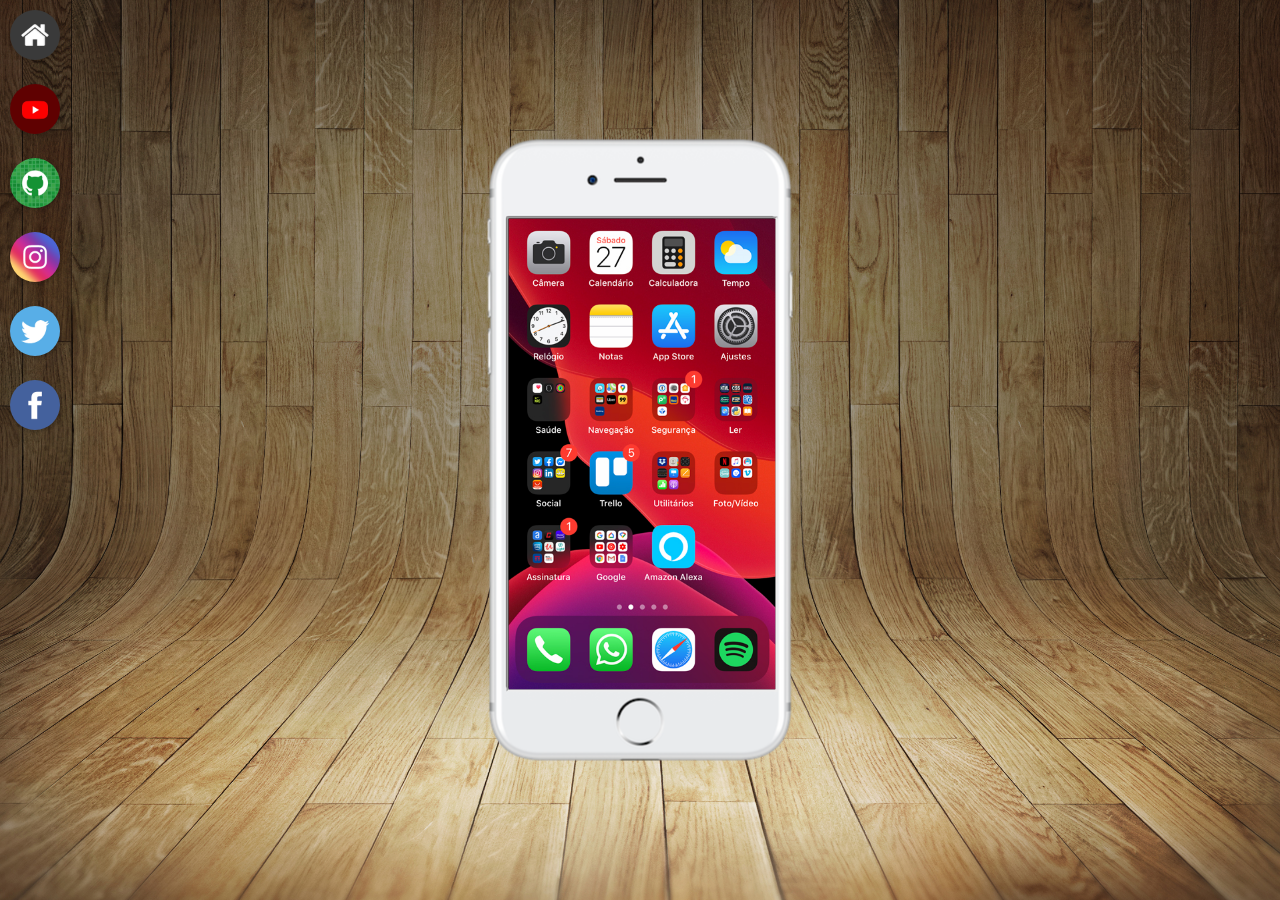
<file: index.html>
<!DOCTYPE html>
<html lang="pt-br">
<head>
    <meta charset="UTF-8">
    <meta http-equiv="X-UA-Compatible" content="IE=edge">
    <meta name="viewport" content="width=device-width, initial-scale=1.0">
    <title>Projeto Redes Sociais</title>
    <link rel="shortcut icon" href="favicon.ico" type="image/x-icon">
    <link rel="stylesheet" href="estilo/style.css">
</head>
<body>
    <main>
        <section id="telefone">
            <iframe src="home.html" name="tela" id="tela"></iframe>
            

        </section>
        <section id="rsociais">
            <a href="home.html" target="tela"><img src="imagens/logo-home.jpg"  alt=""></a><br>
            <a href="youtube.html" target="tela"><img src="imagens/logo-youtube.jpg" alt=""></a><br>
            <a href="github.html" target="tela"><img src="imagens/logo-github.jpg" alt=""></a><br>
            <a href="instagram.html" target="tela"><img src="imagens/logo-instagram.jpg" alt=""></a><br>
            <a href="twitter.html" target="tela"><img src="imagens/logo-twitter.jpg" alt=""></a><br>
            <a href="facebook.html" target="tela"><img src="imagens/logo-facebook.jpg" alt=""></a><br>
        </section>
    </main>

    
</body>
</html>
</file>
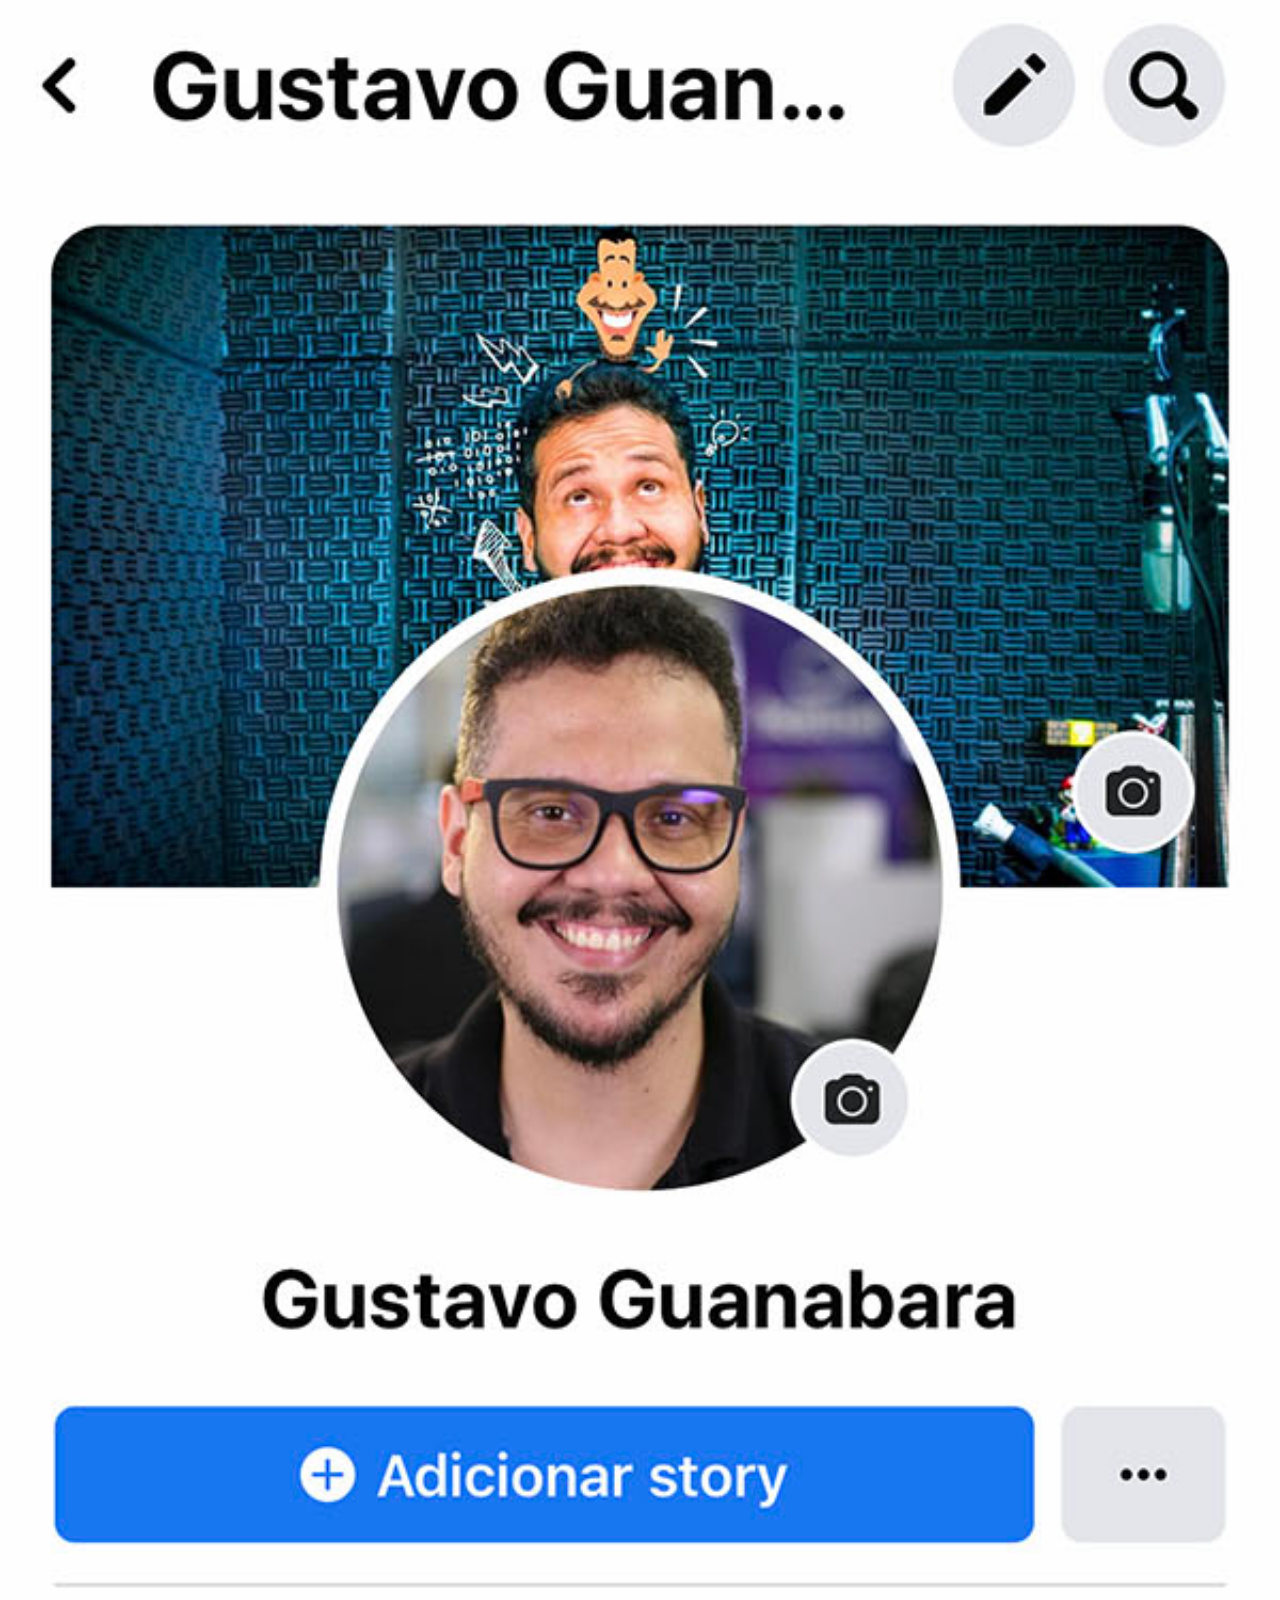
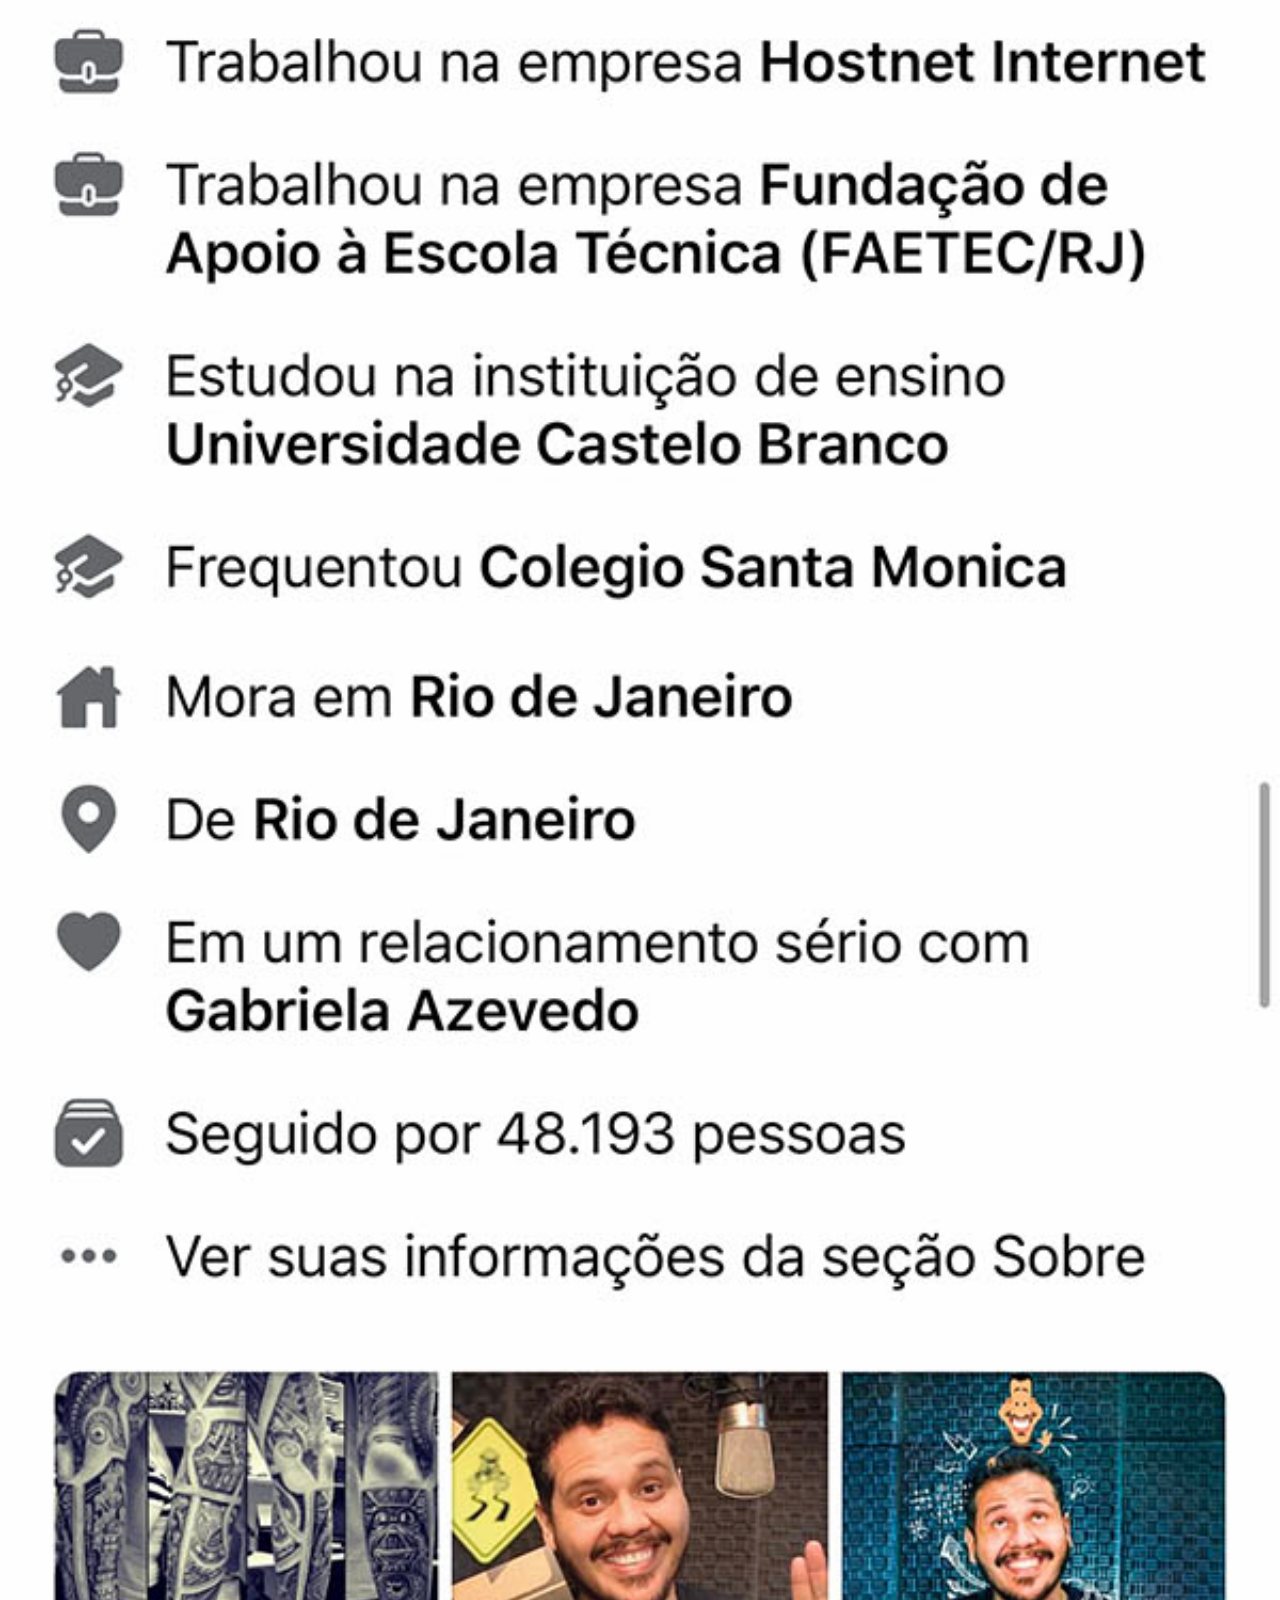
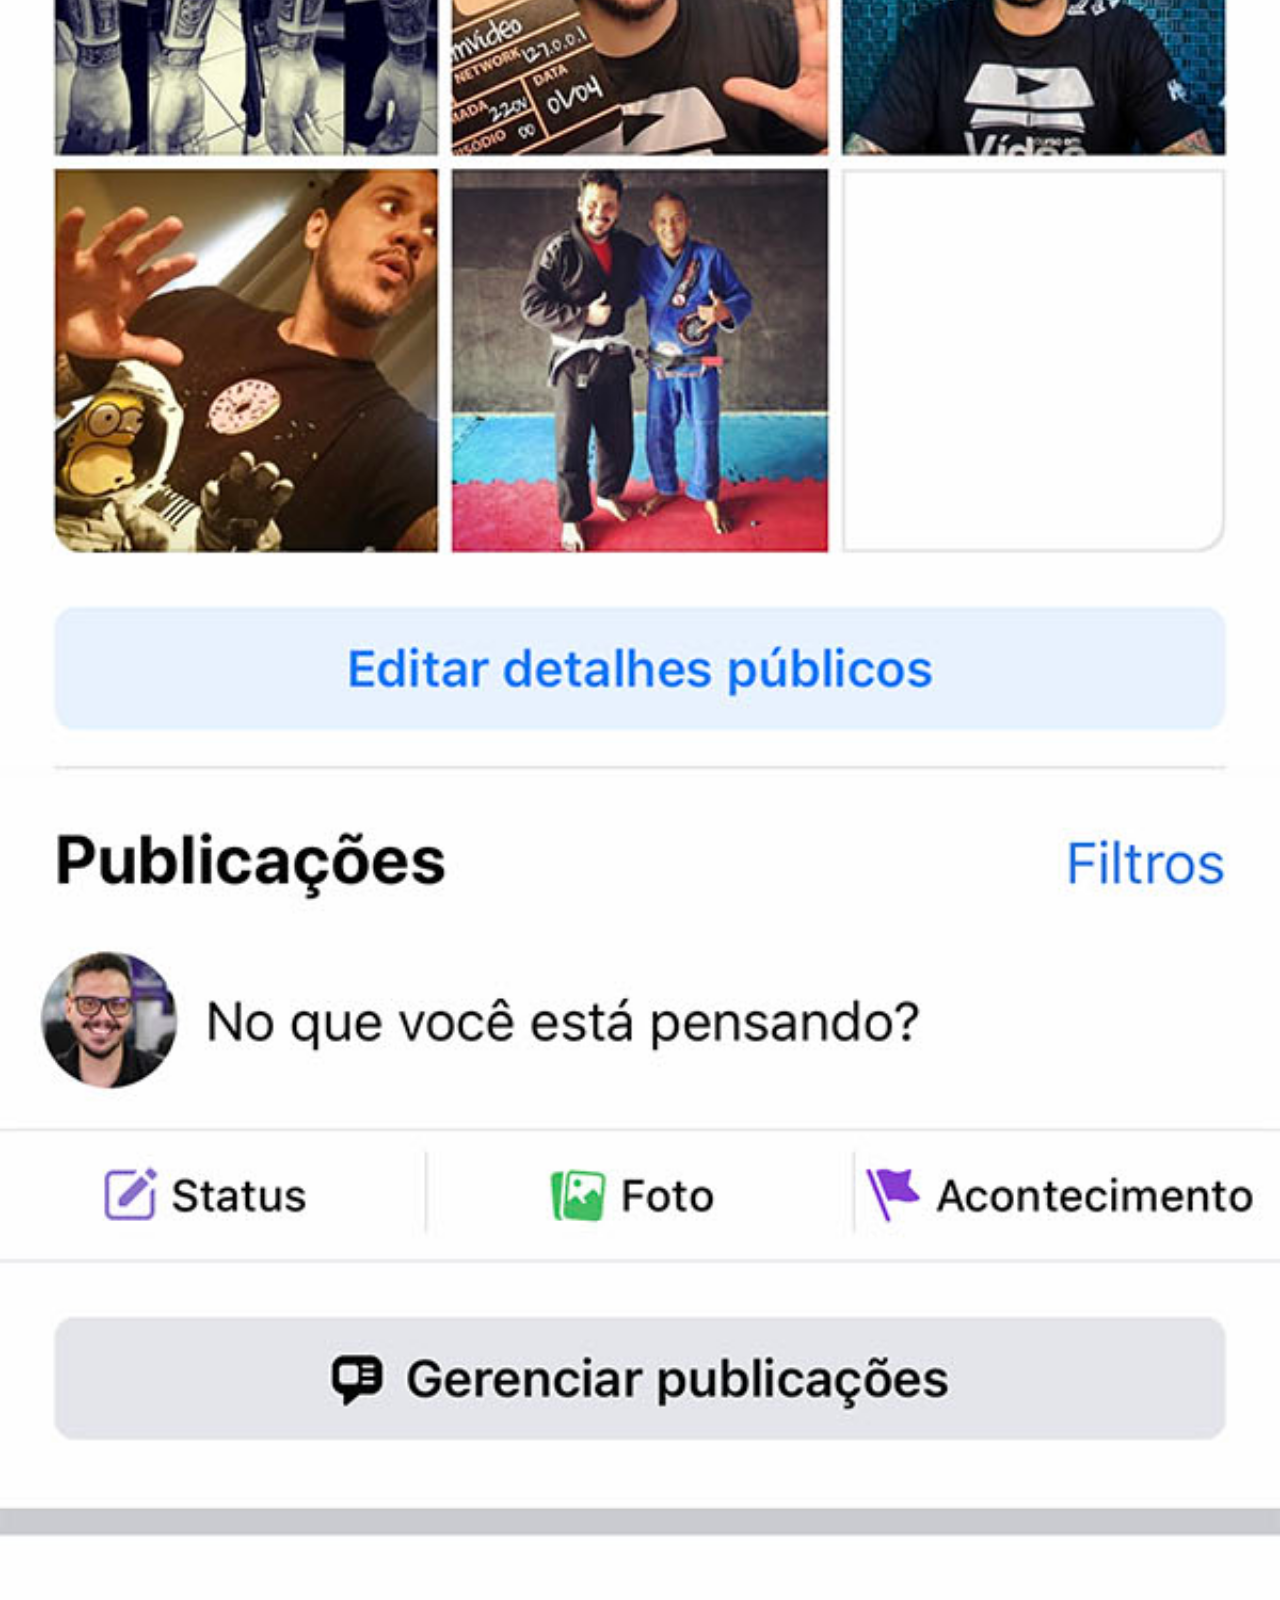
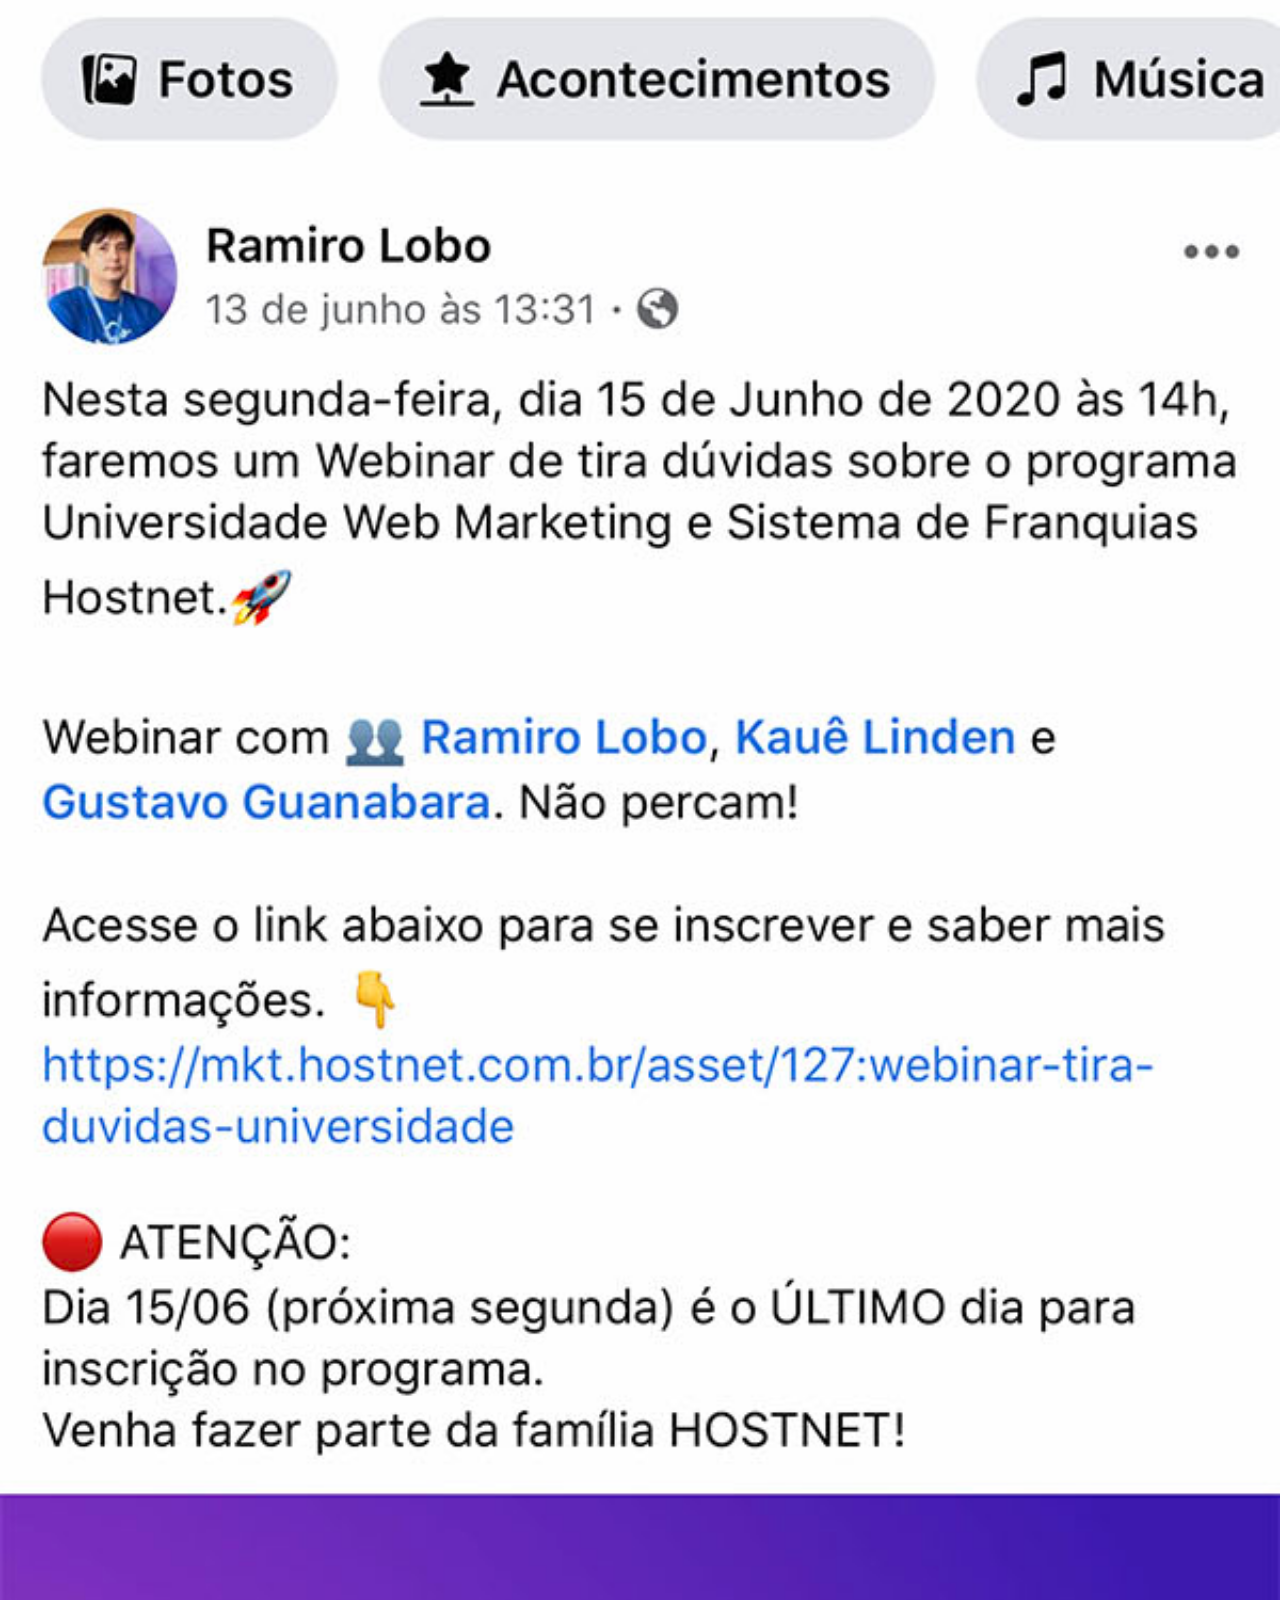
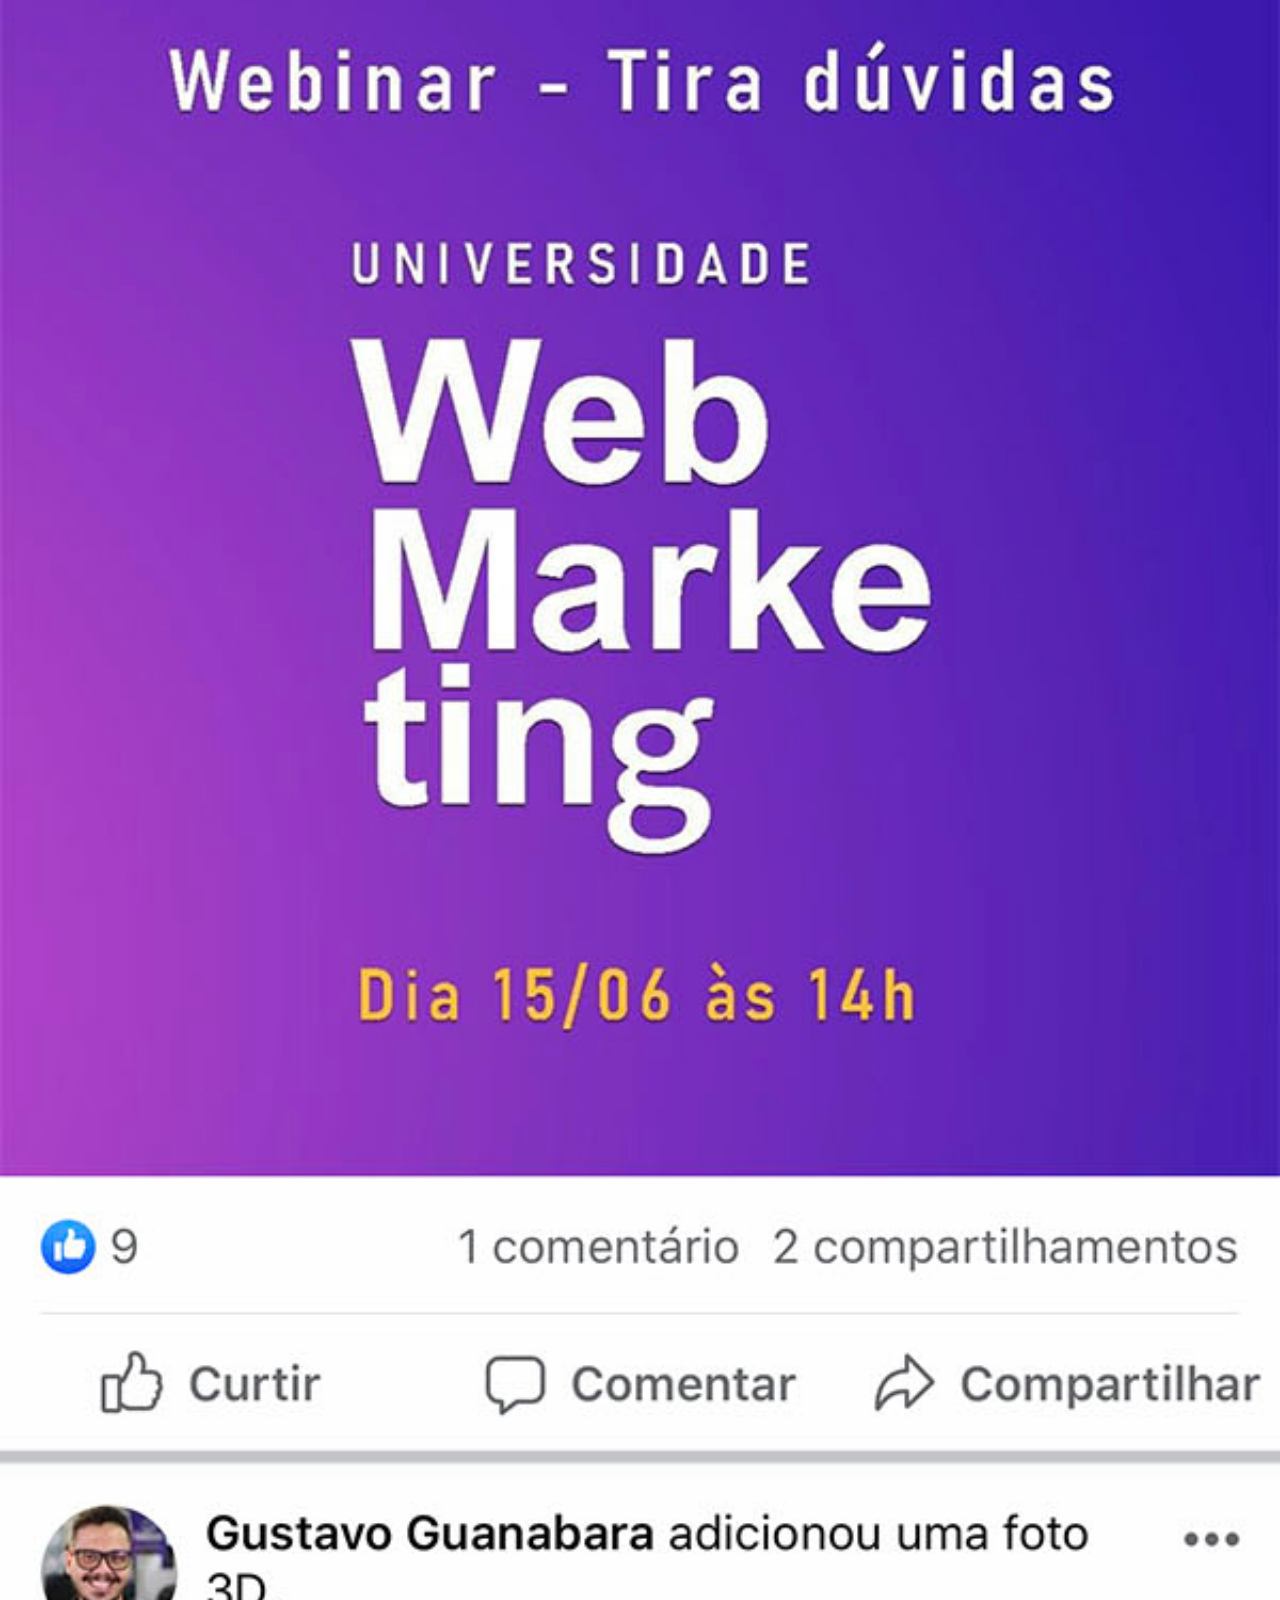
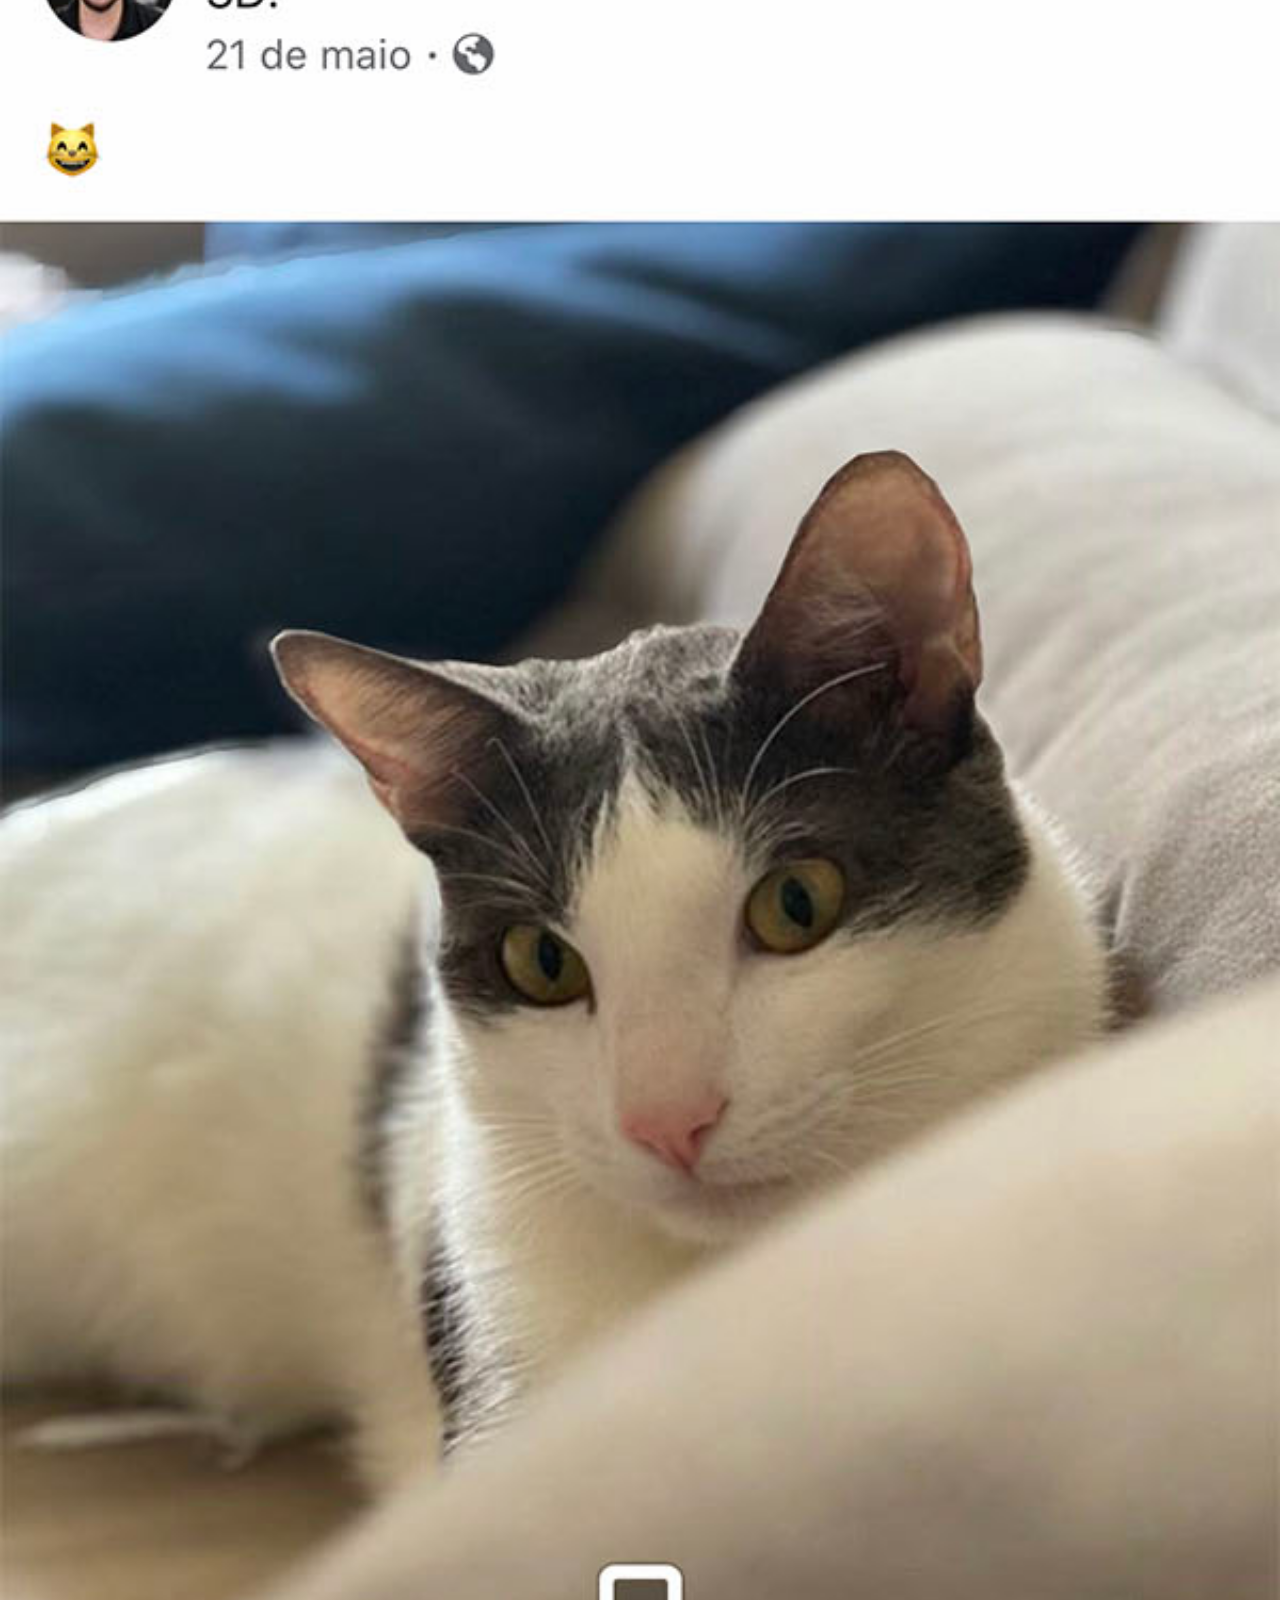
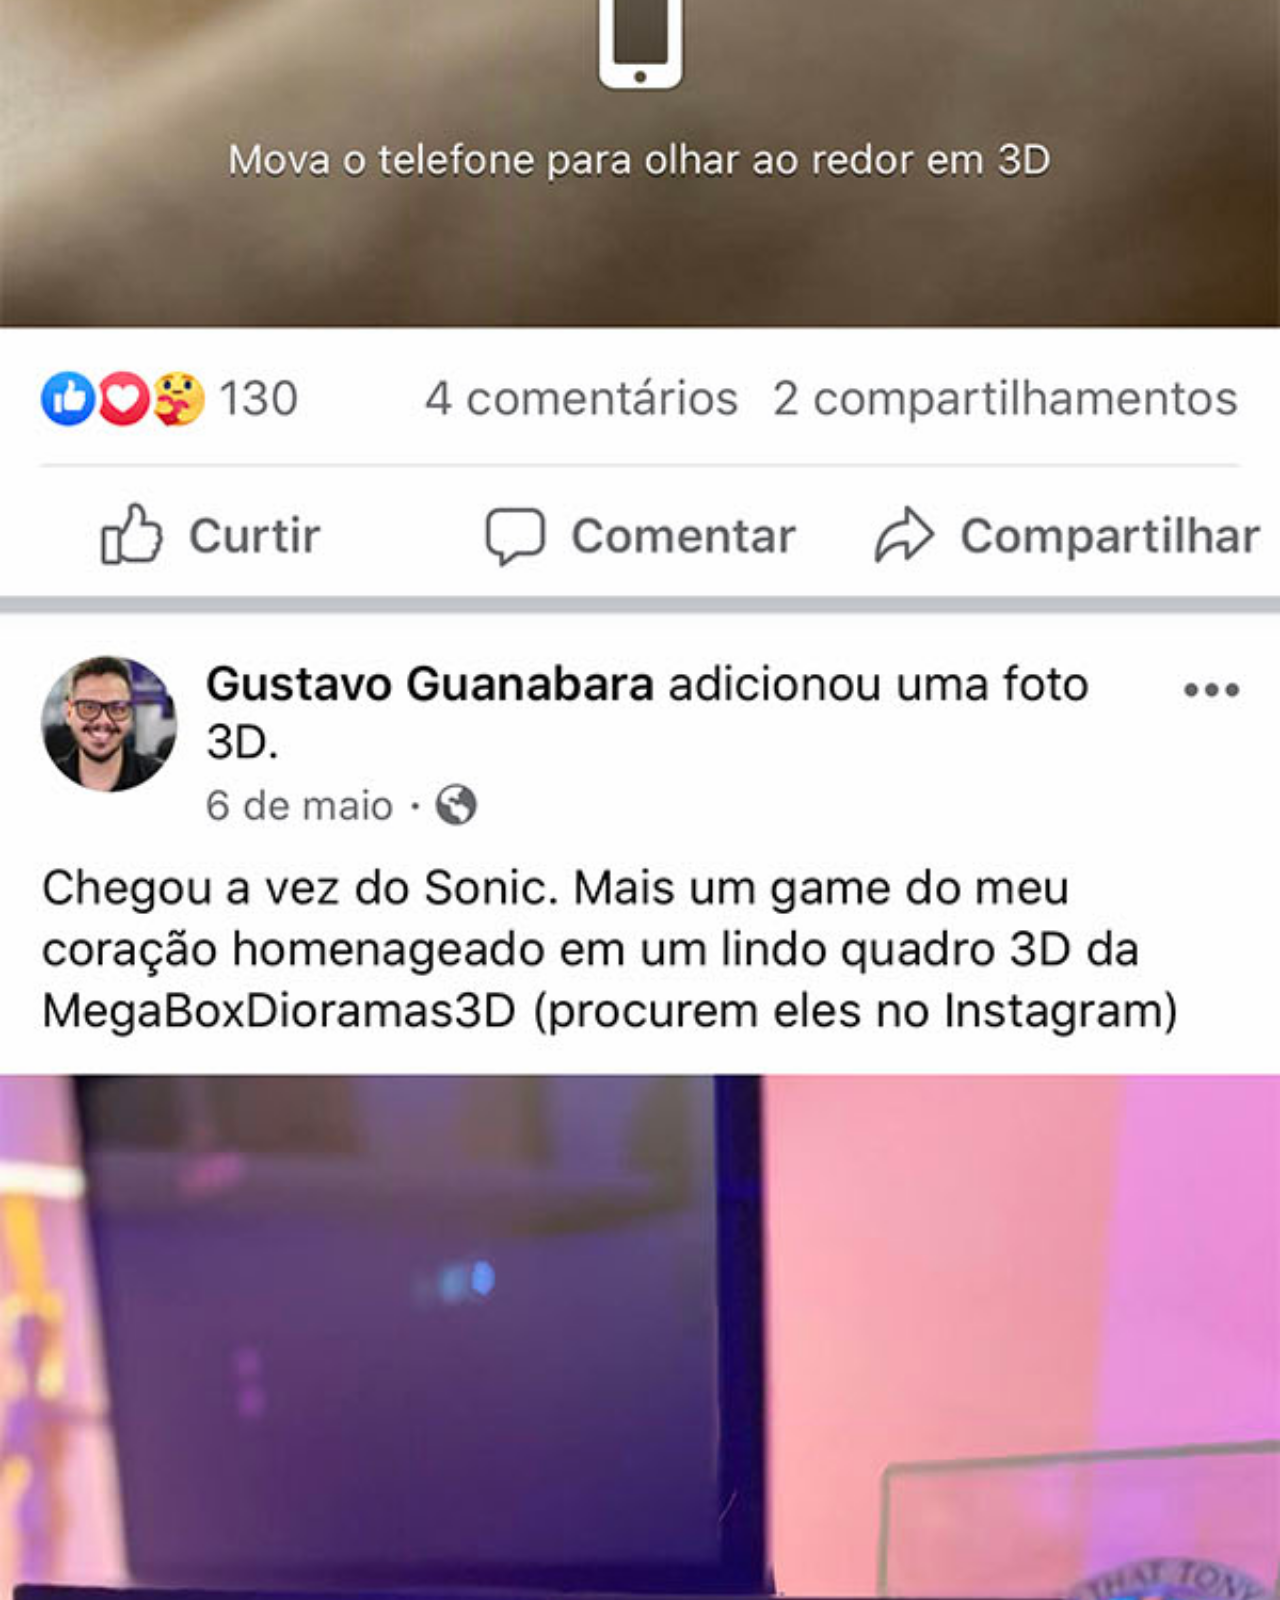
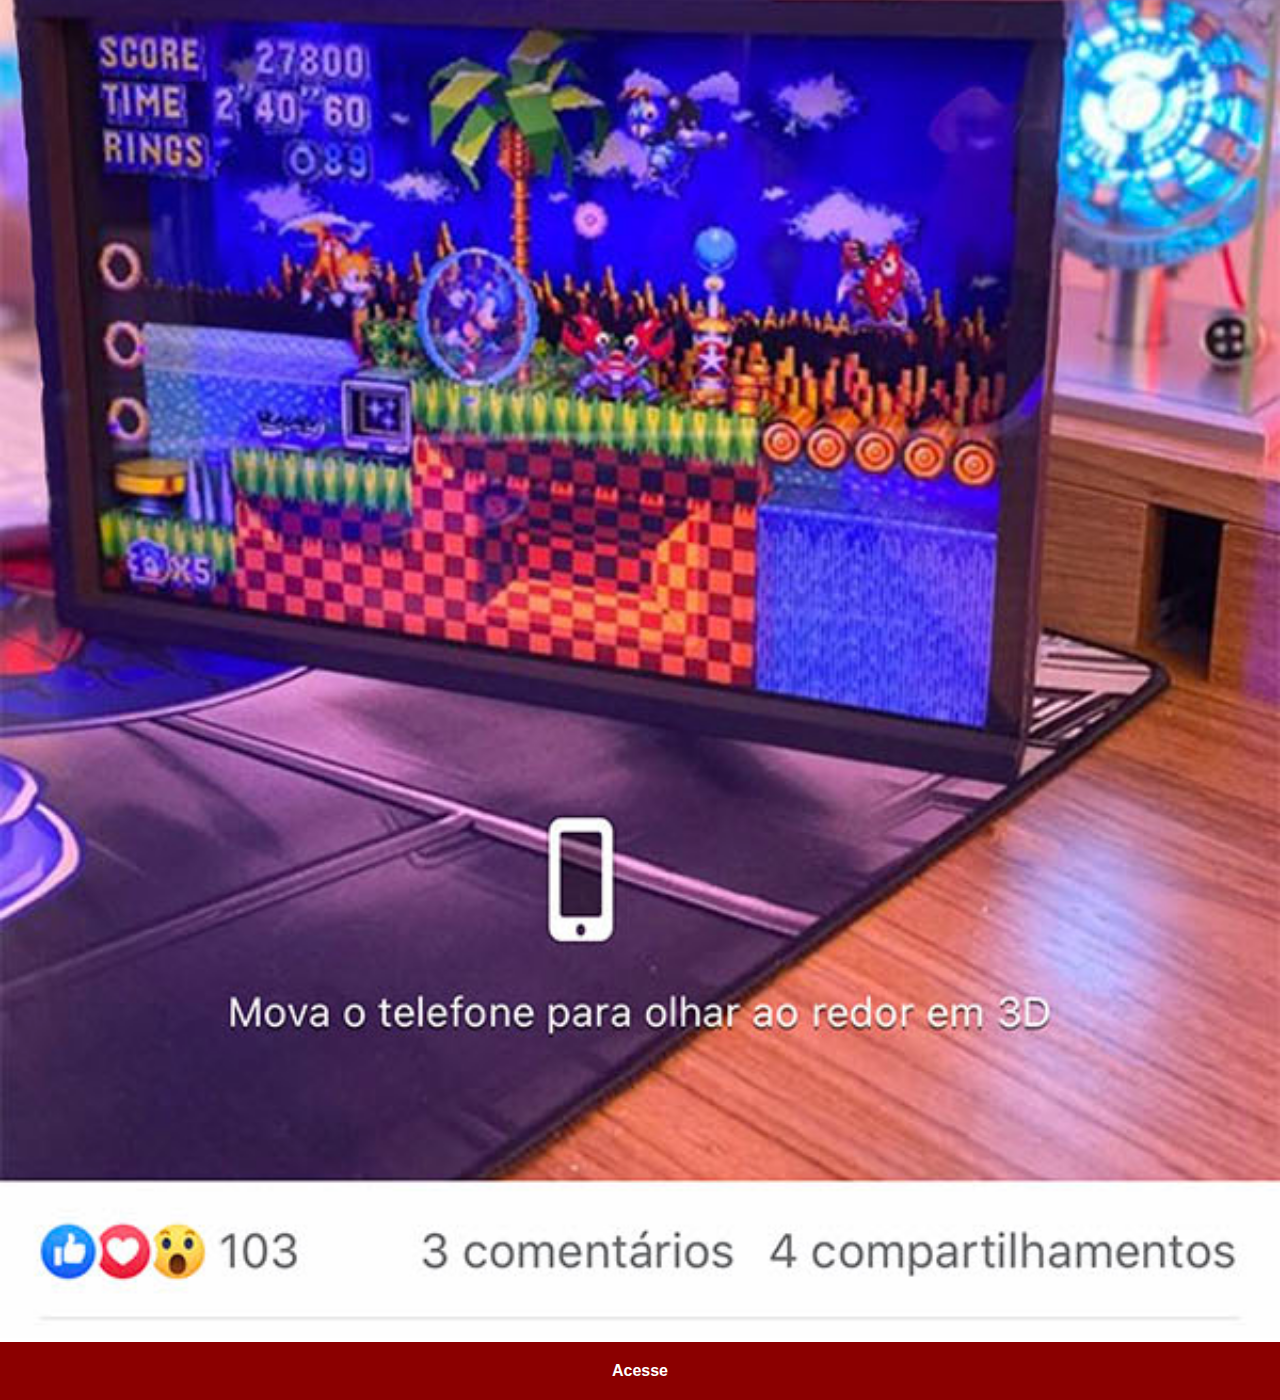
<file: facebook.html>
<!DOCTYPE html>
<html lang="pt-br">
<head>
    <meta charset="UTF-8">
    <meta http-equiv="X-UA-Compatible" content="IE=edge">
    <meta name="viewport" content="width=device-width, initial-scale=1.0">
    <title>Facebook</title>
    <link rel="stylesheet" href="estilo/social.css">
</head>
<body>
    <img src="imagens/tela-facebook.jpg" alt="">
    <a href="https://www.facebook.com" target="_blank">Acesse</a>
    
</body>
</html>
</file>
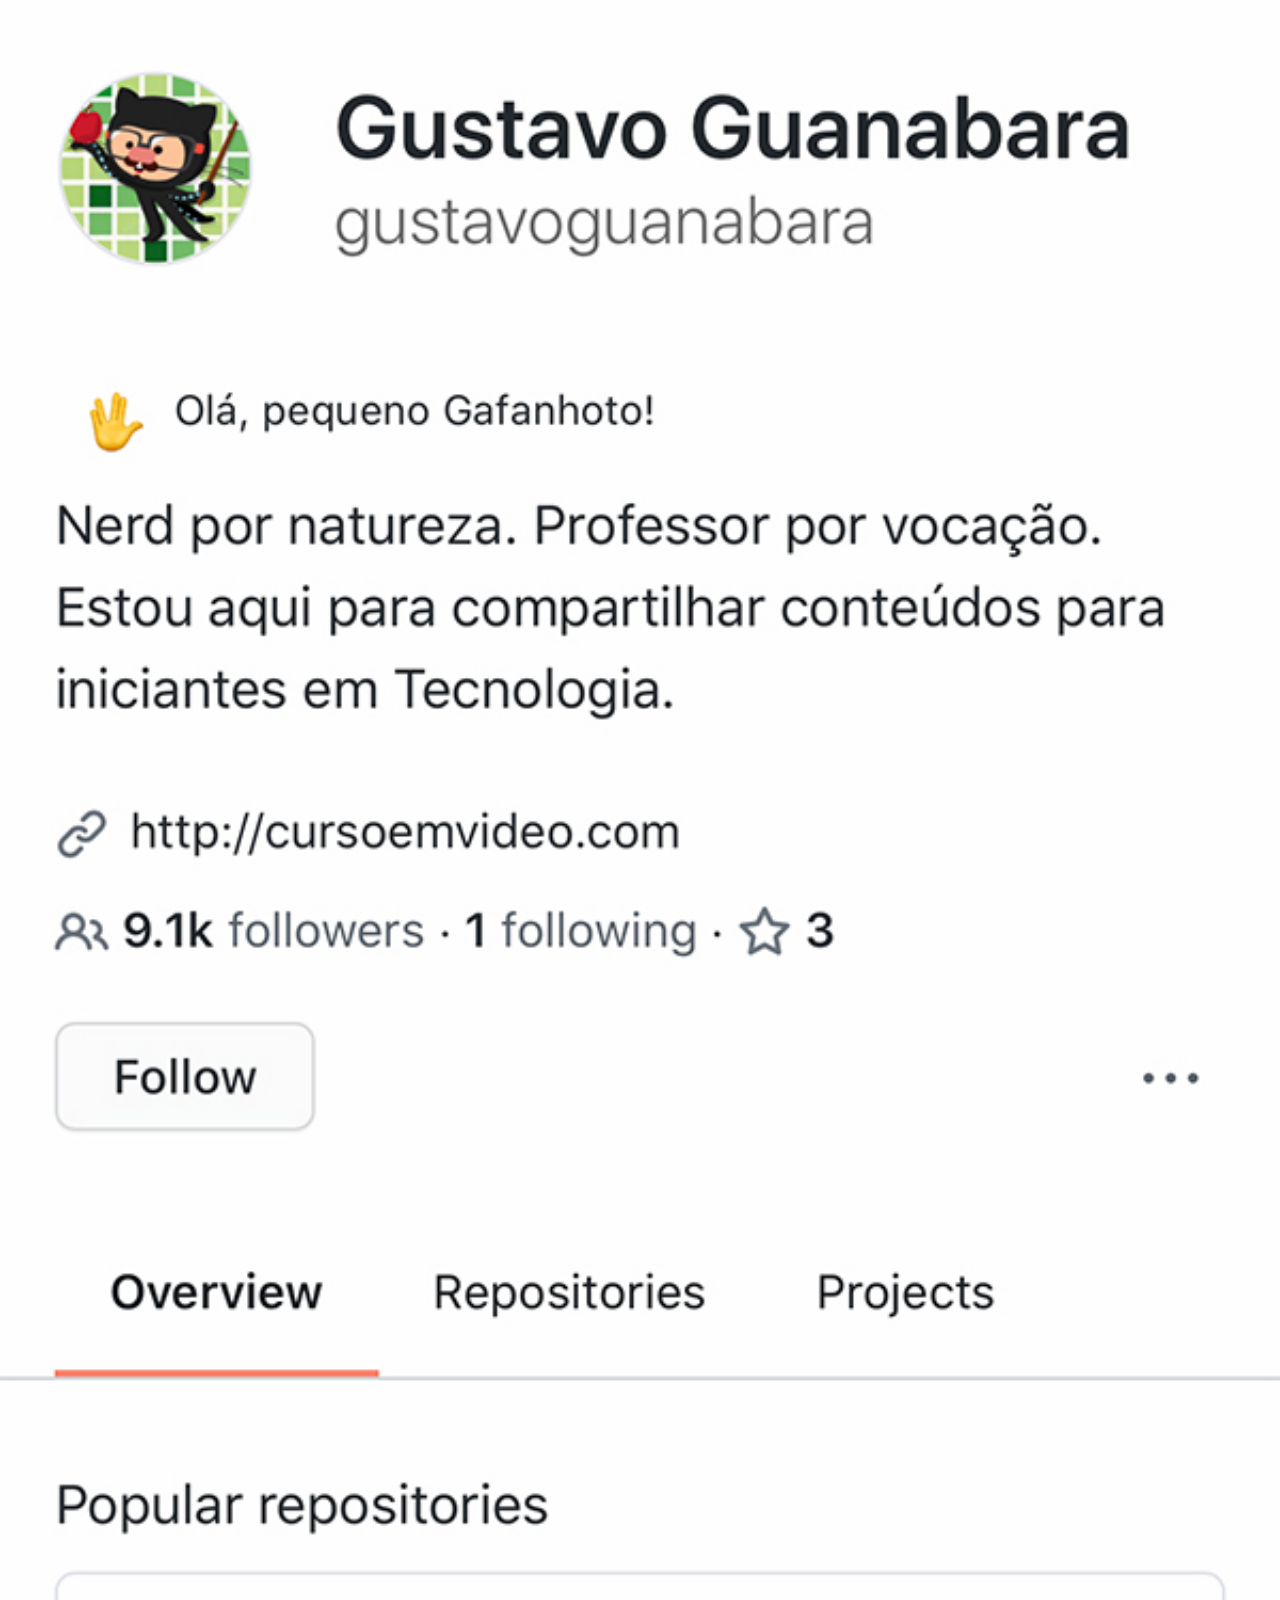
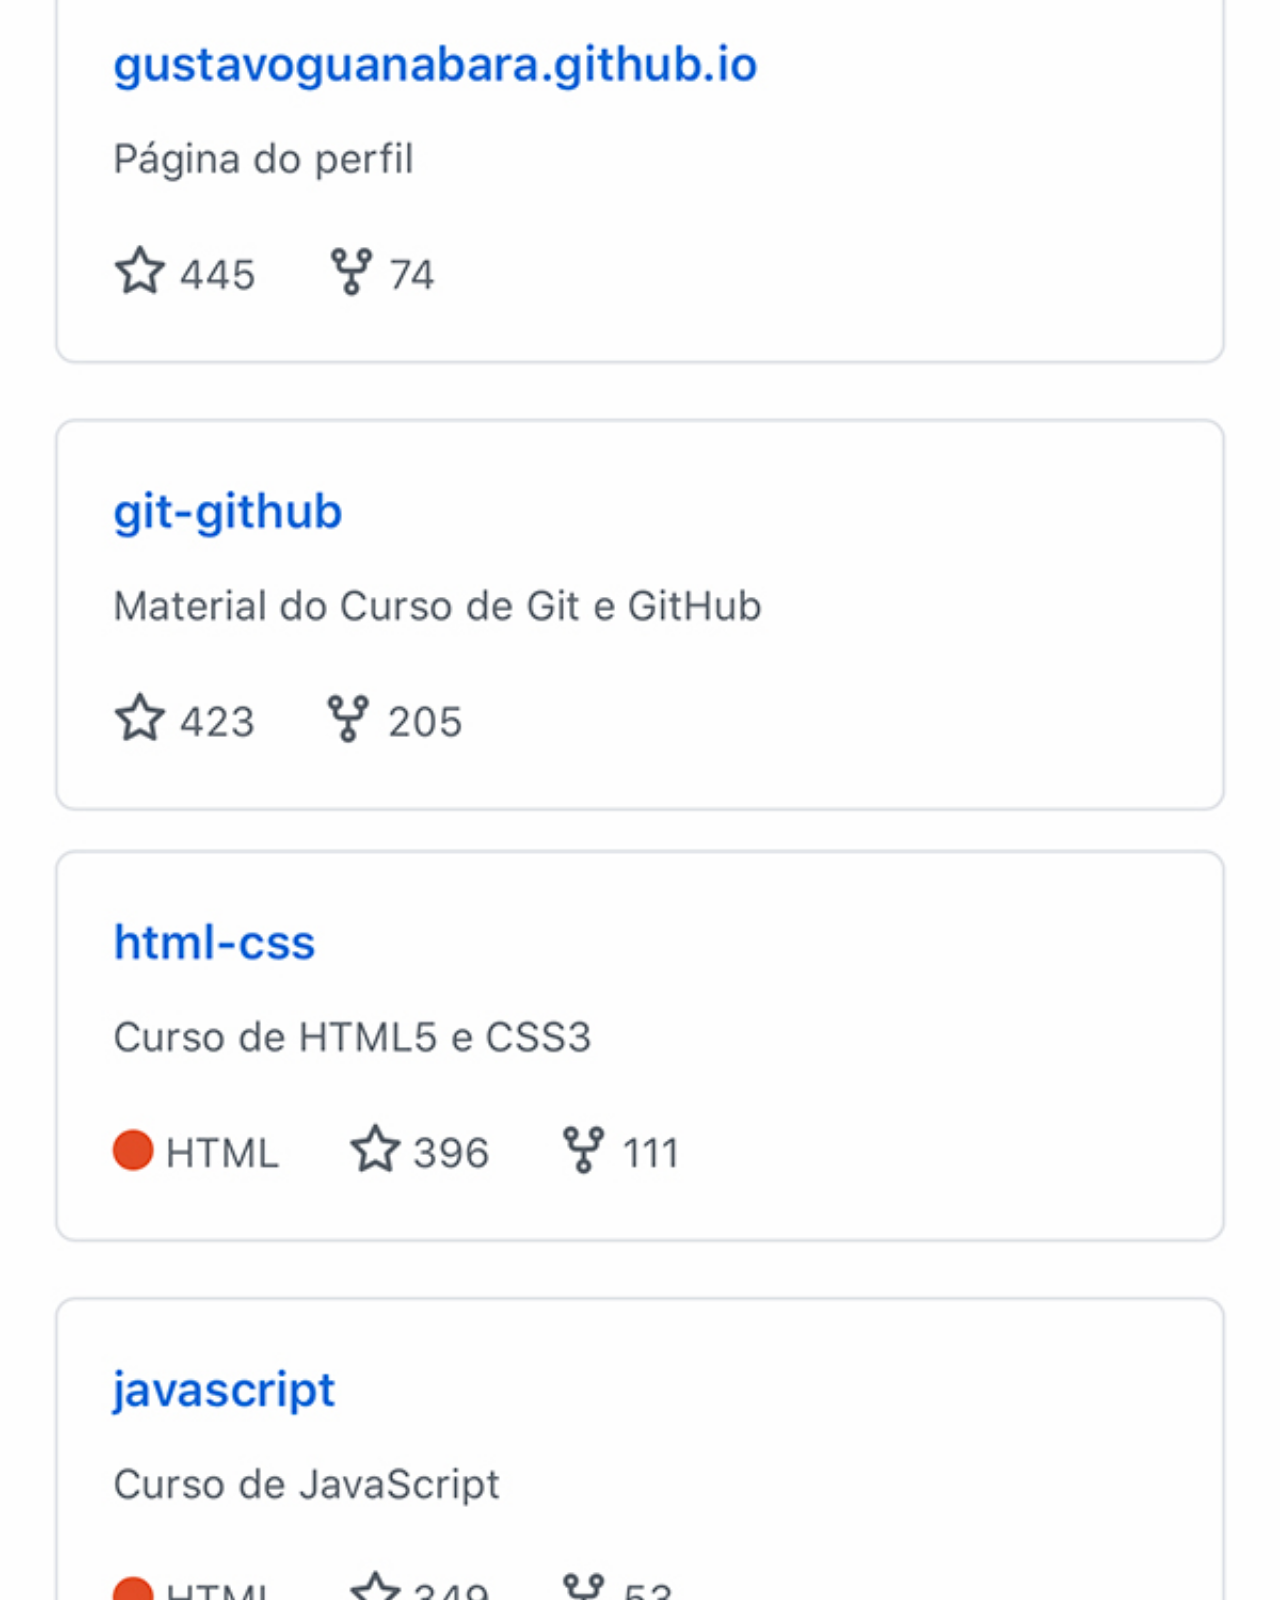
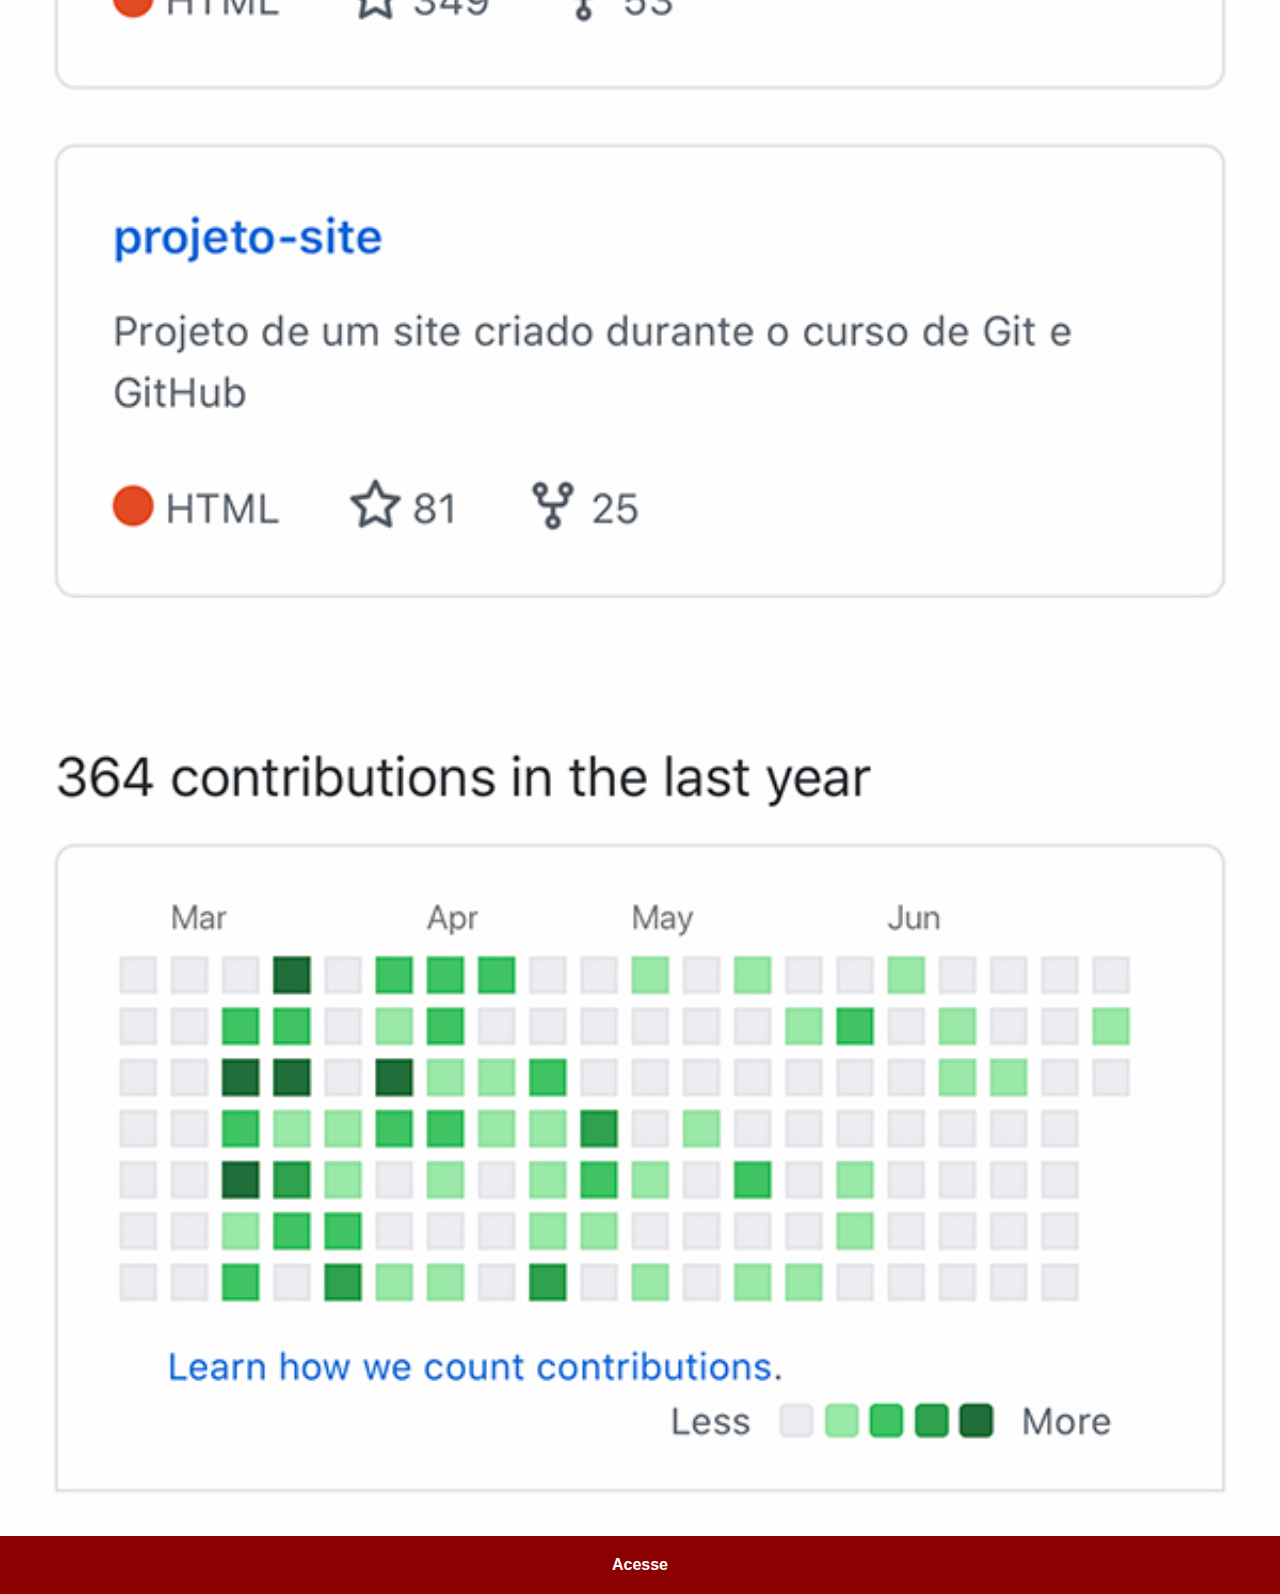
<file: github.html>
<!DOCTYPE html>
<html lang="pt-br">
<head>
    <meta charset="UTF-8">
    <meta http-equiv="X-UA-Compatible" content="IE=edge">
    <meta name="viewport" content="width=device-width, initial-scale=1.0">
    <title>GitHub</title>
    <link rel="stylesheet" href="estilo/social.css">
</head>
<body>
    <img src="imagens/tela-github.jpg" alt="">
    <a href="https://www.github.com" target="_blank">Acesse</a>
</body>
</html>
</file>
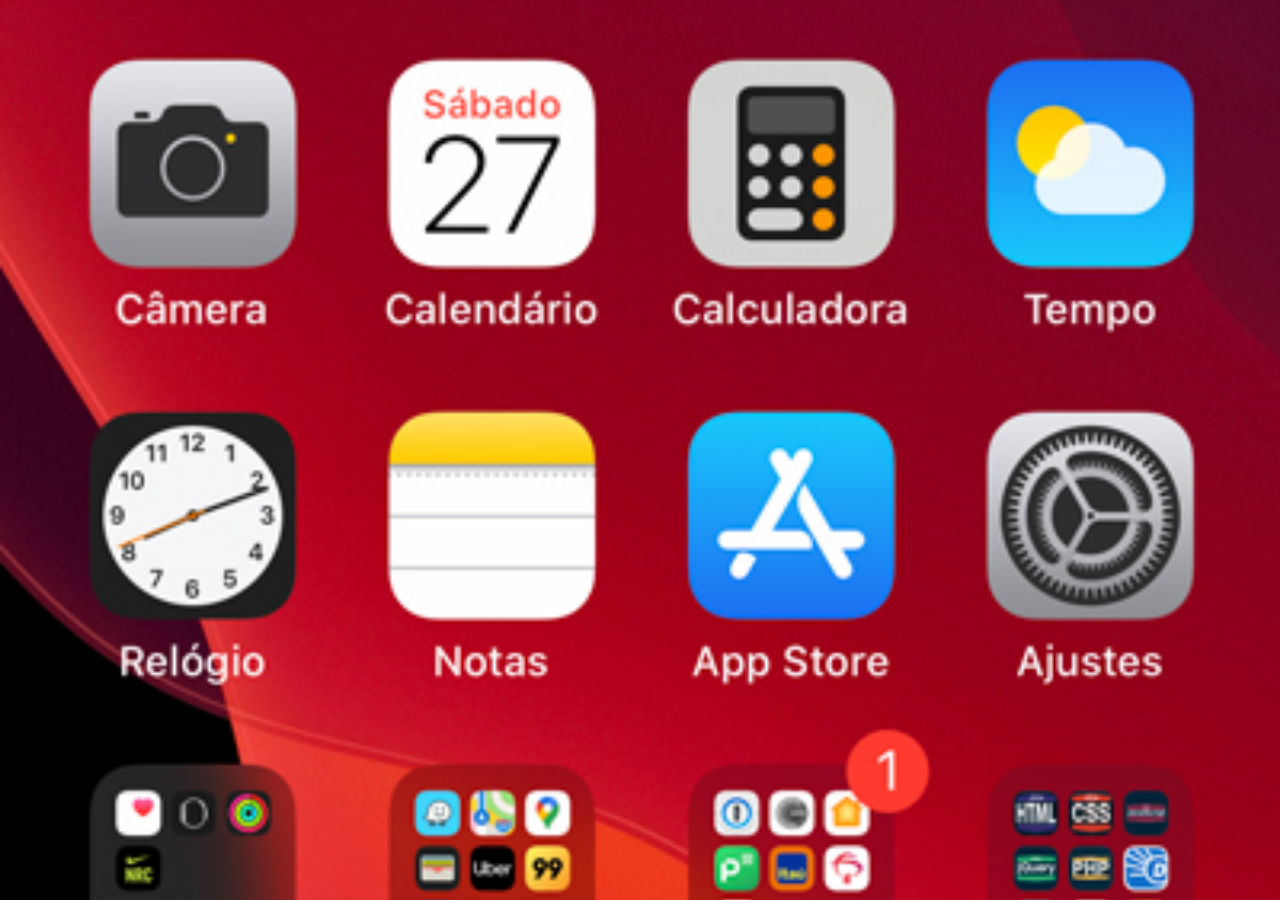
<file: home.html>
<!DOCTYPE html>
<html lang="pt-br">
<head>
    <meta charset="UTF-8">
    <meta http-equiv="X-UA-Compatible" content="IE=edge">
    <meta name="viewport" content="width=device-width, initial-scale=1.0">
    <title>Home</title>
    <style>
        *{
            margin: 0px;
            padding: 0px;
        }
        body{
            width: 100vw;
            height: 100vh;
            background: black url(./imagens/tela-home.jpg) no-repeat top center;
            background-size: cover;
        }
    </style>

</head>
<body>

</body>
</html>
</file>
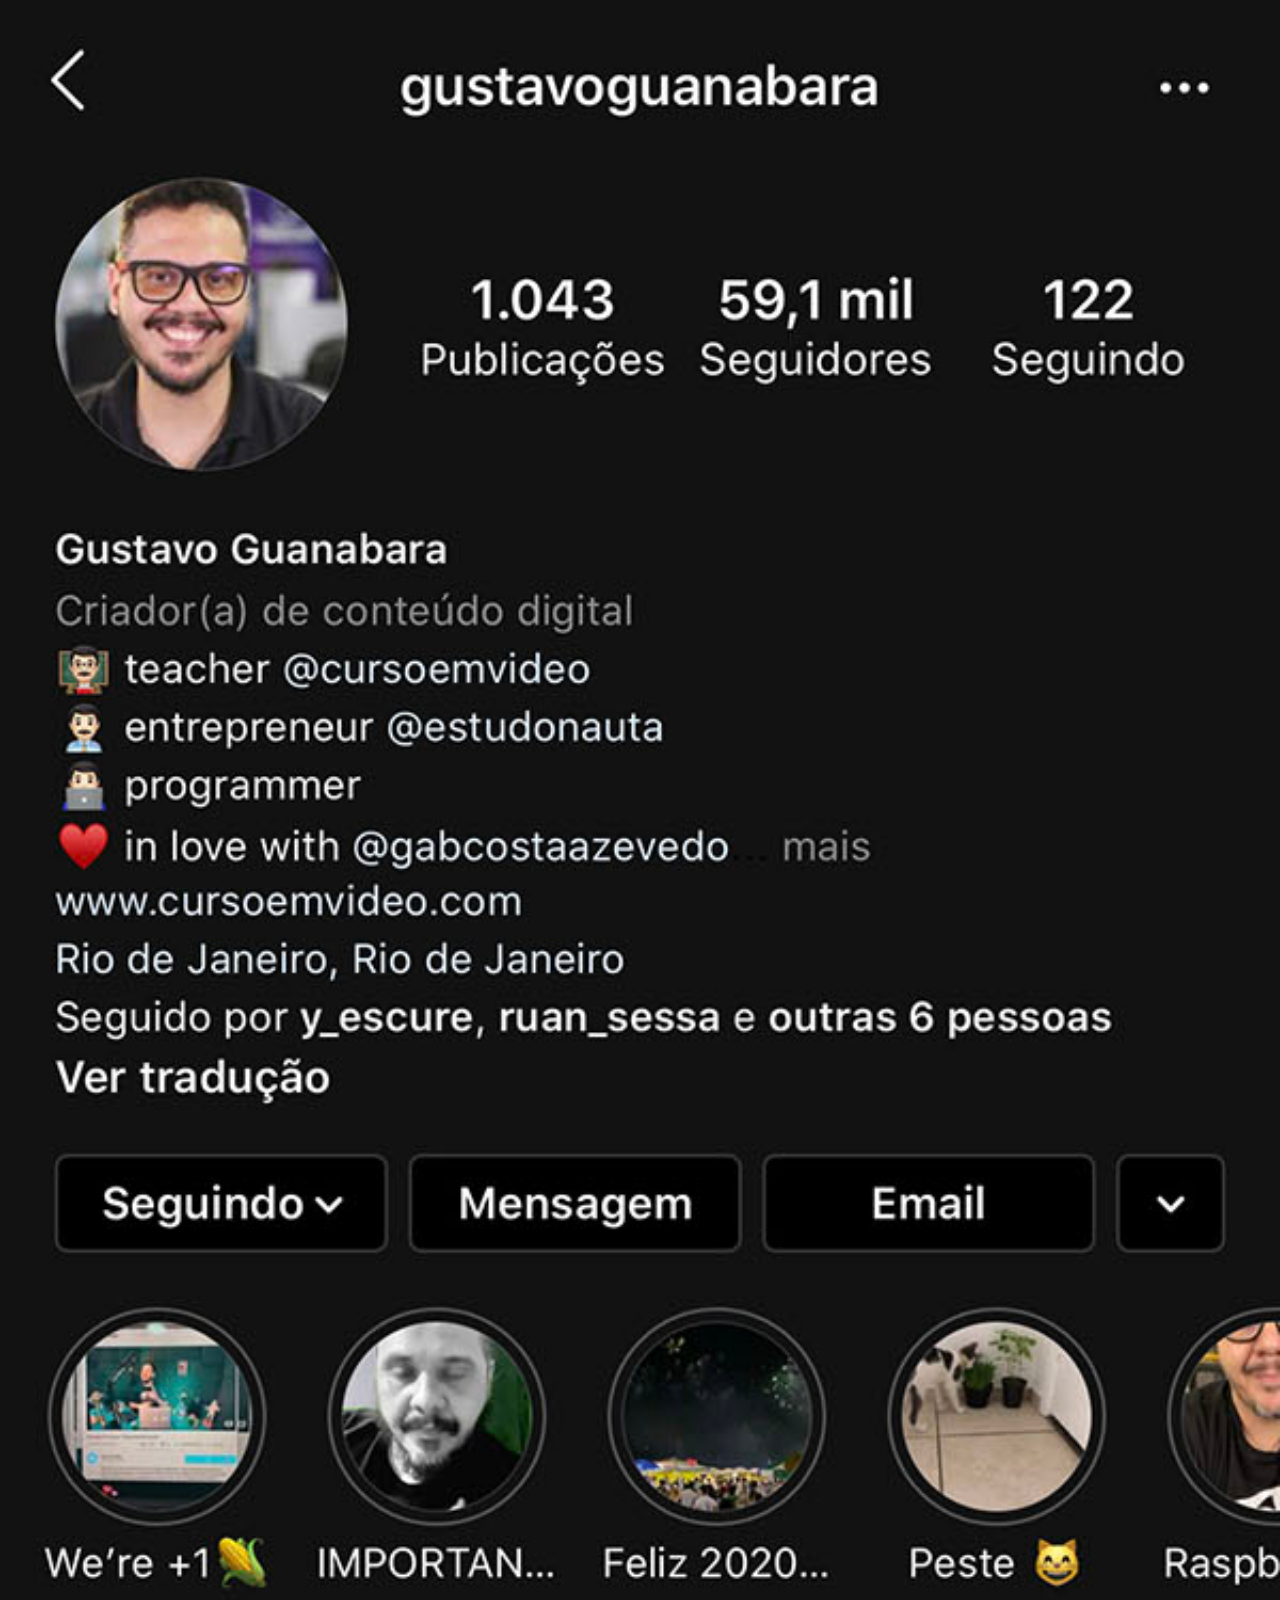
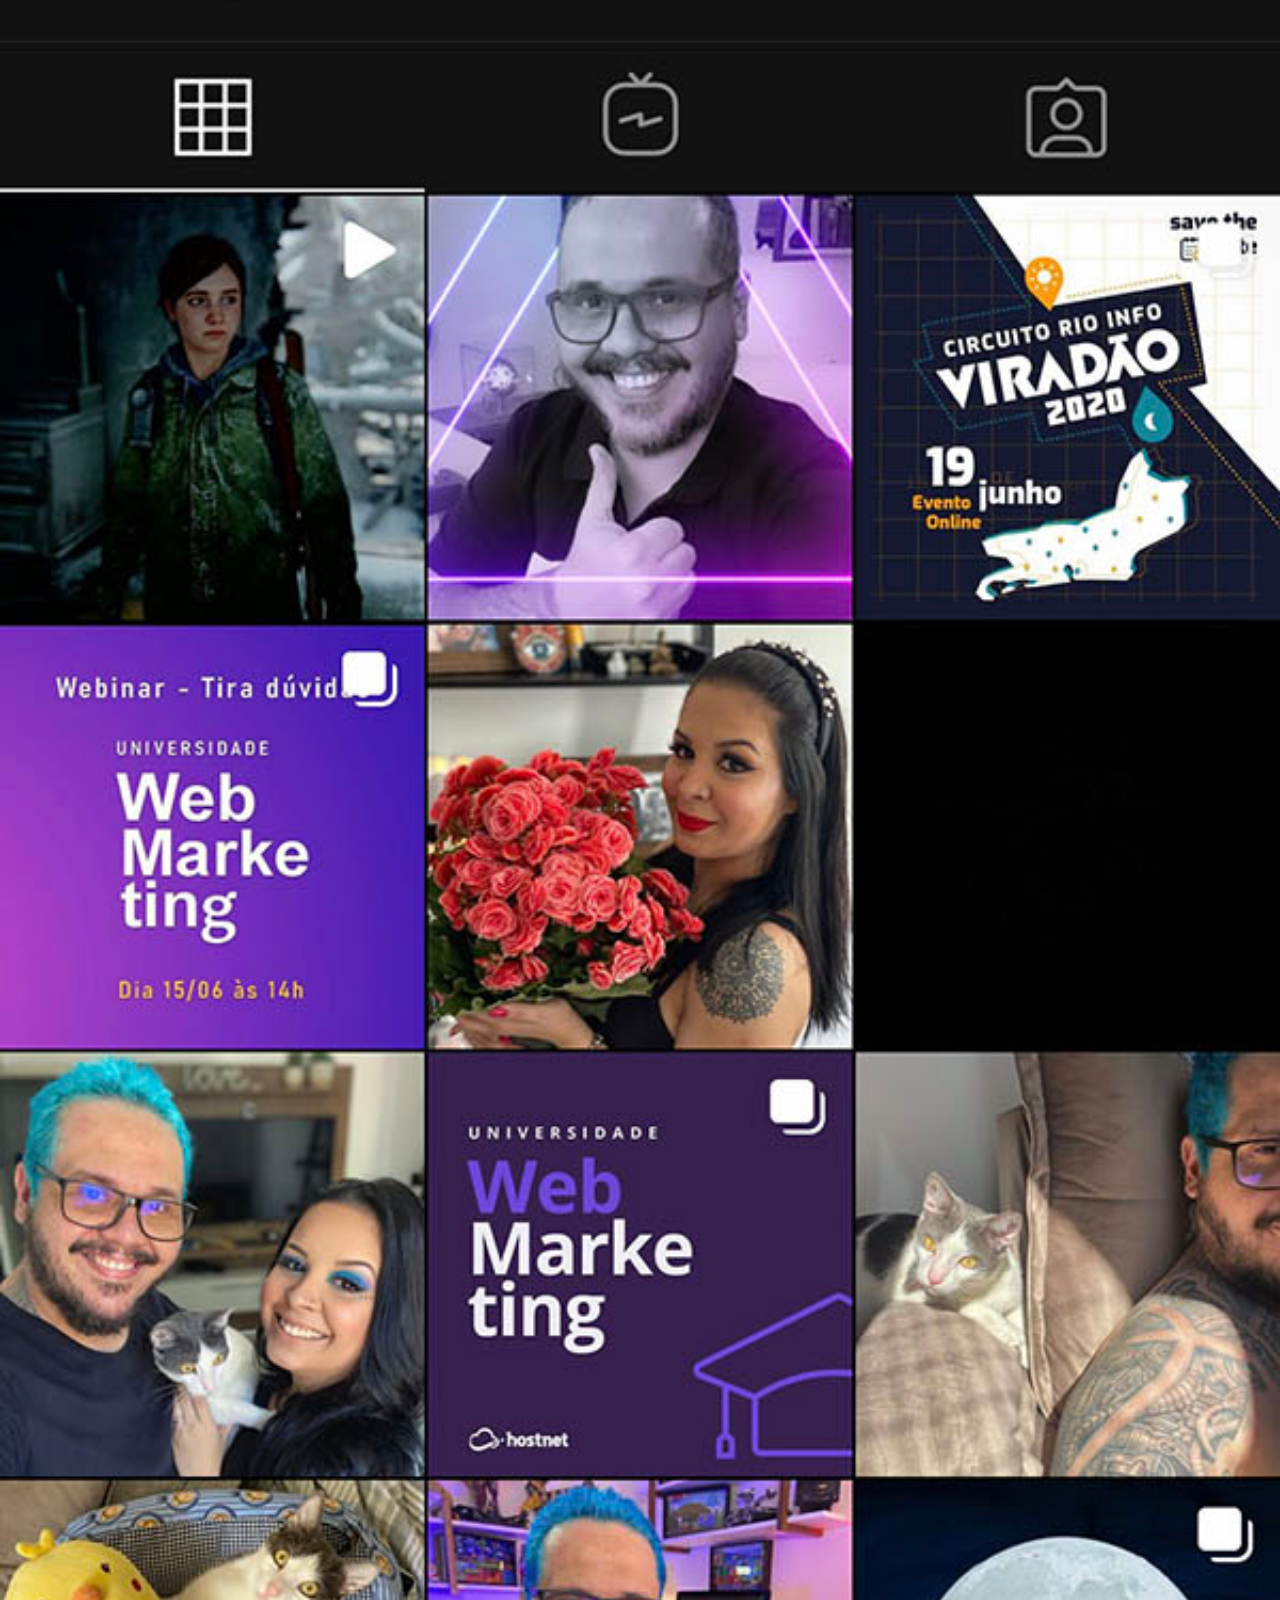
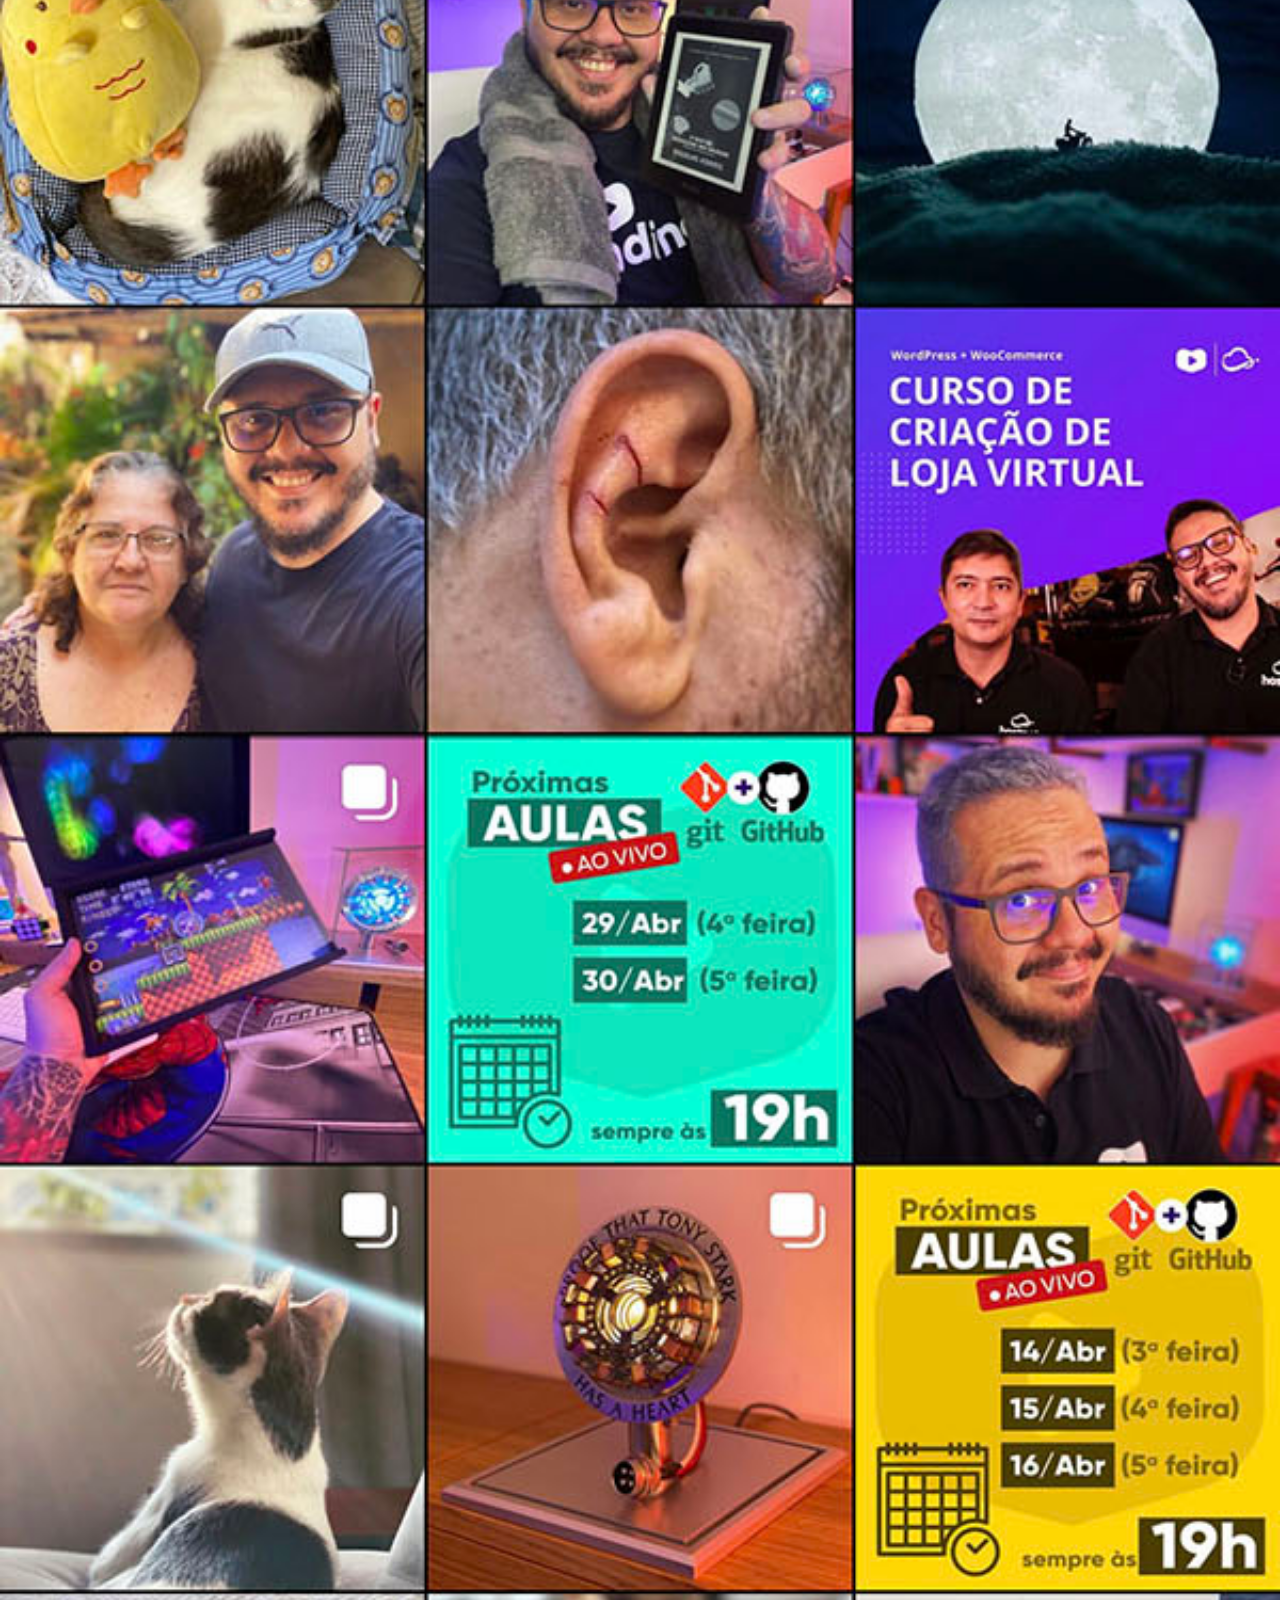
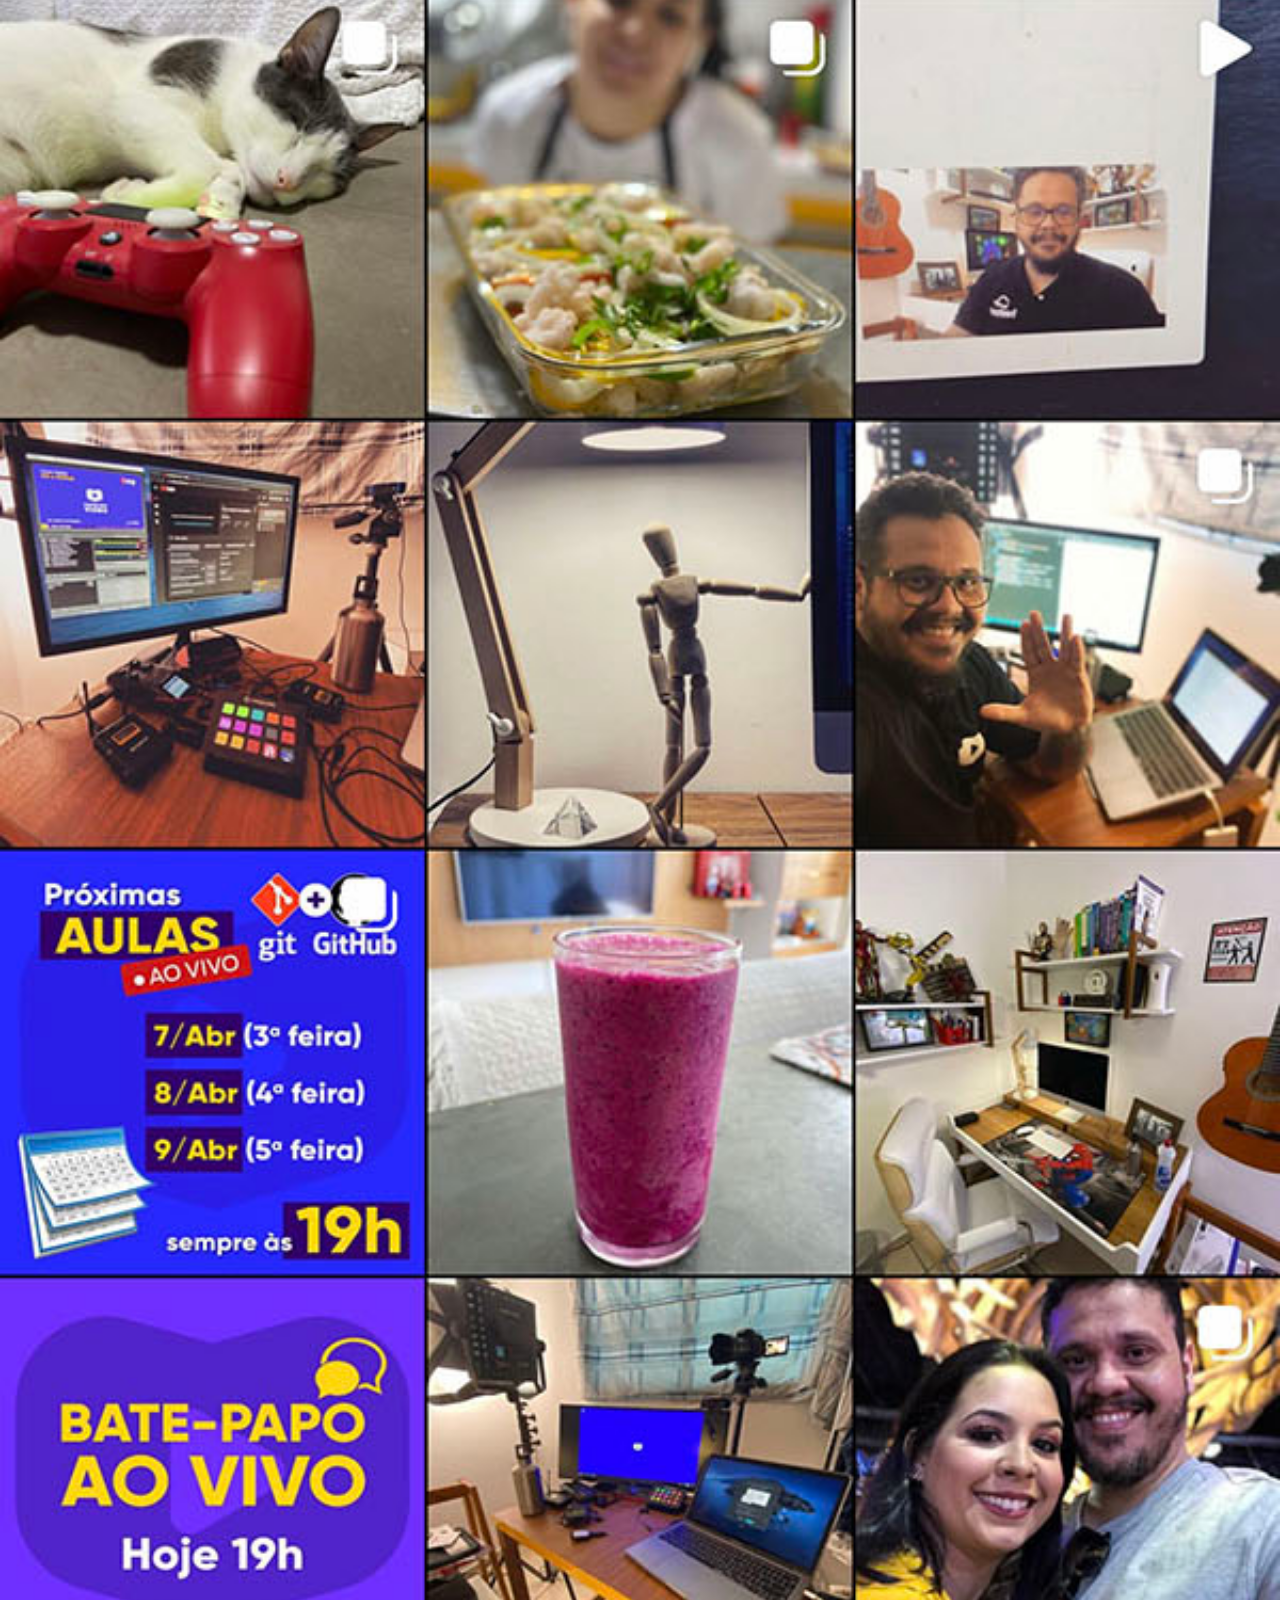
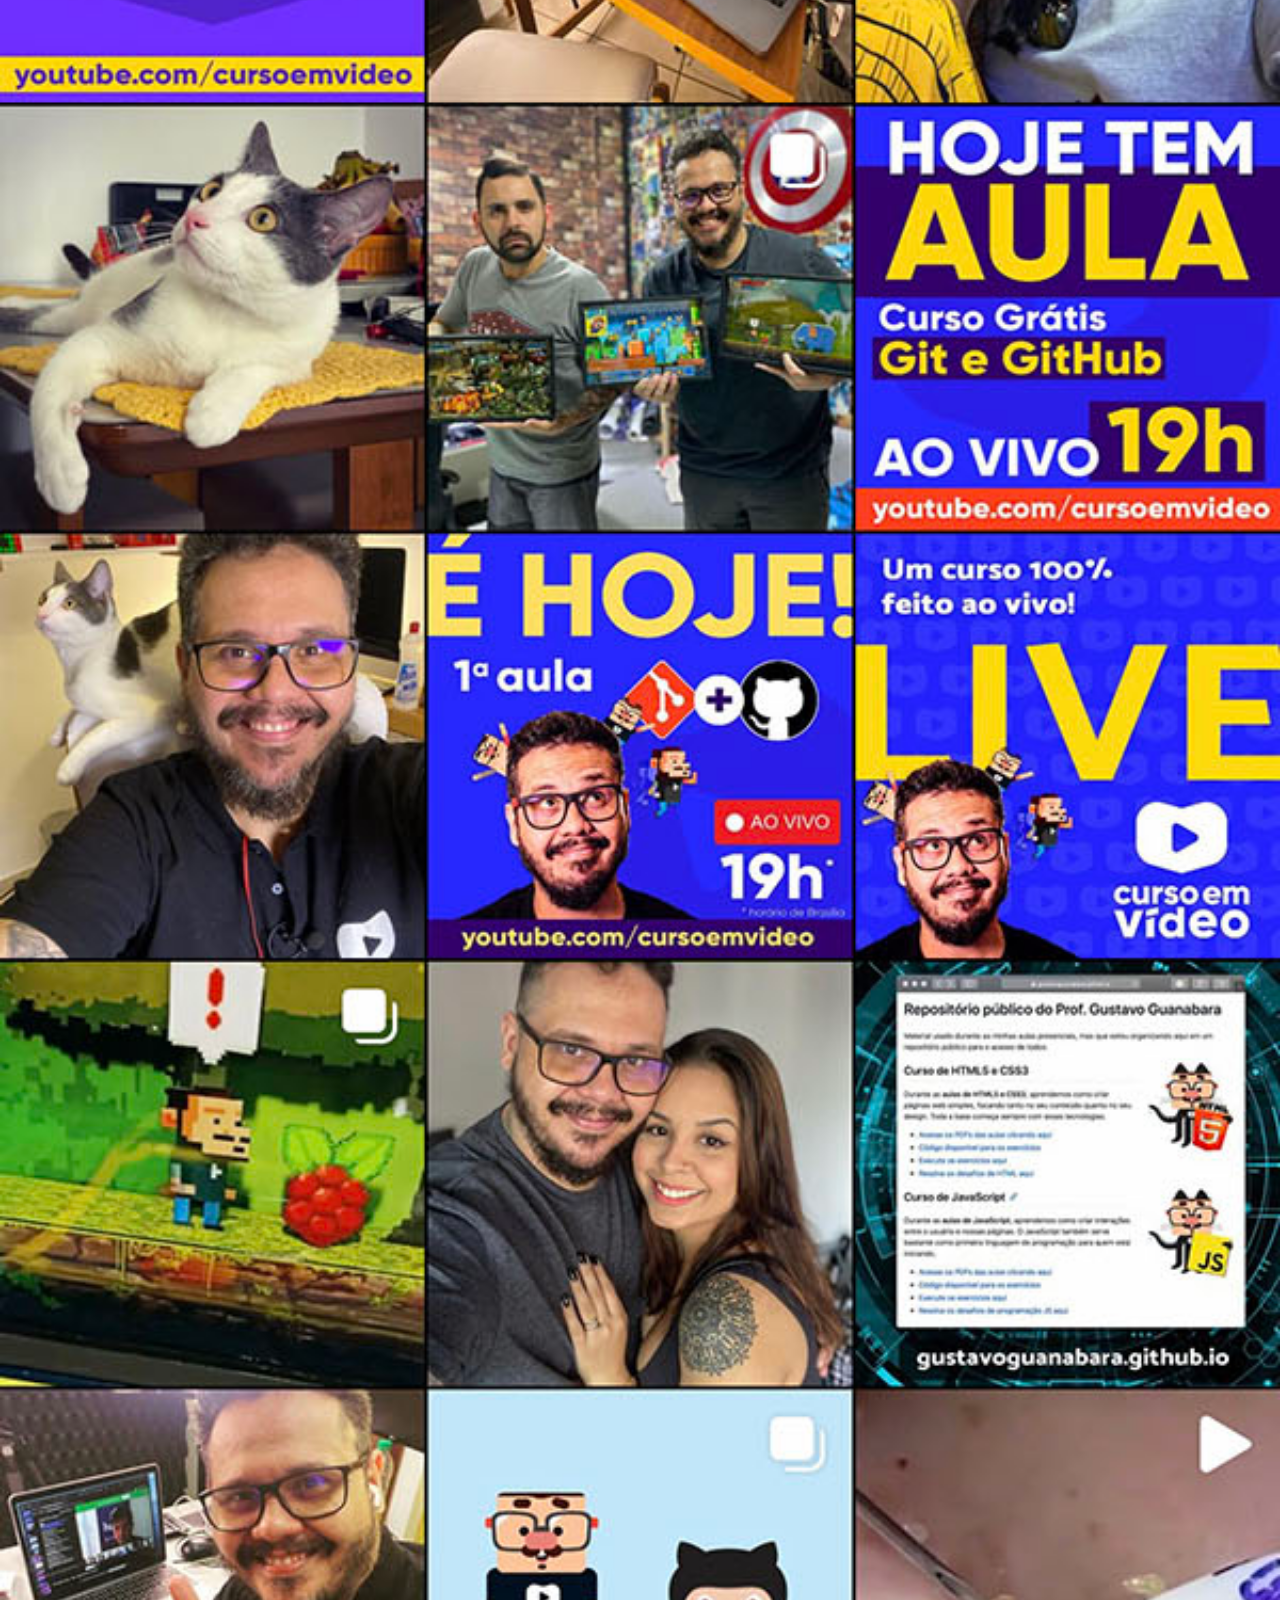
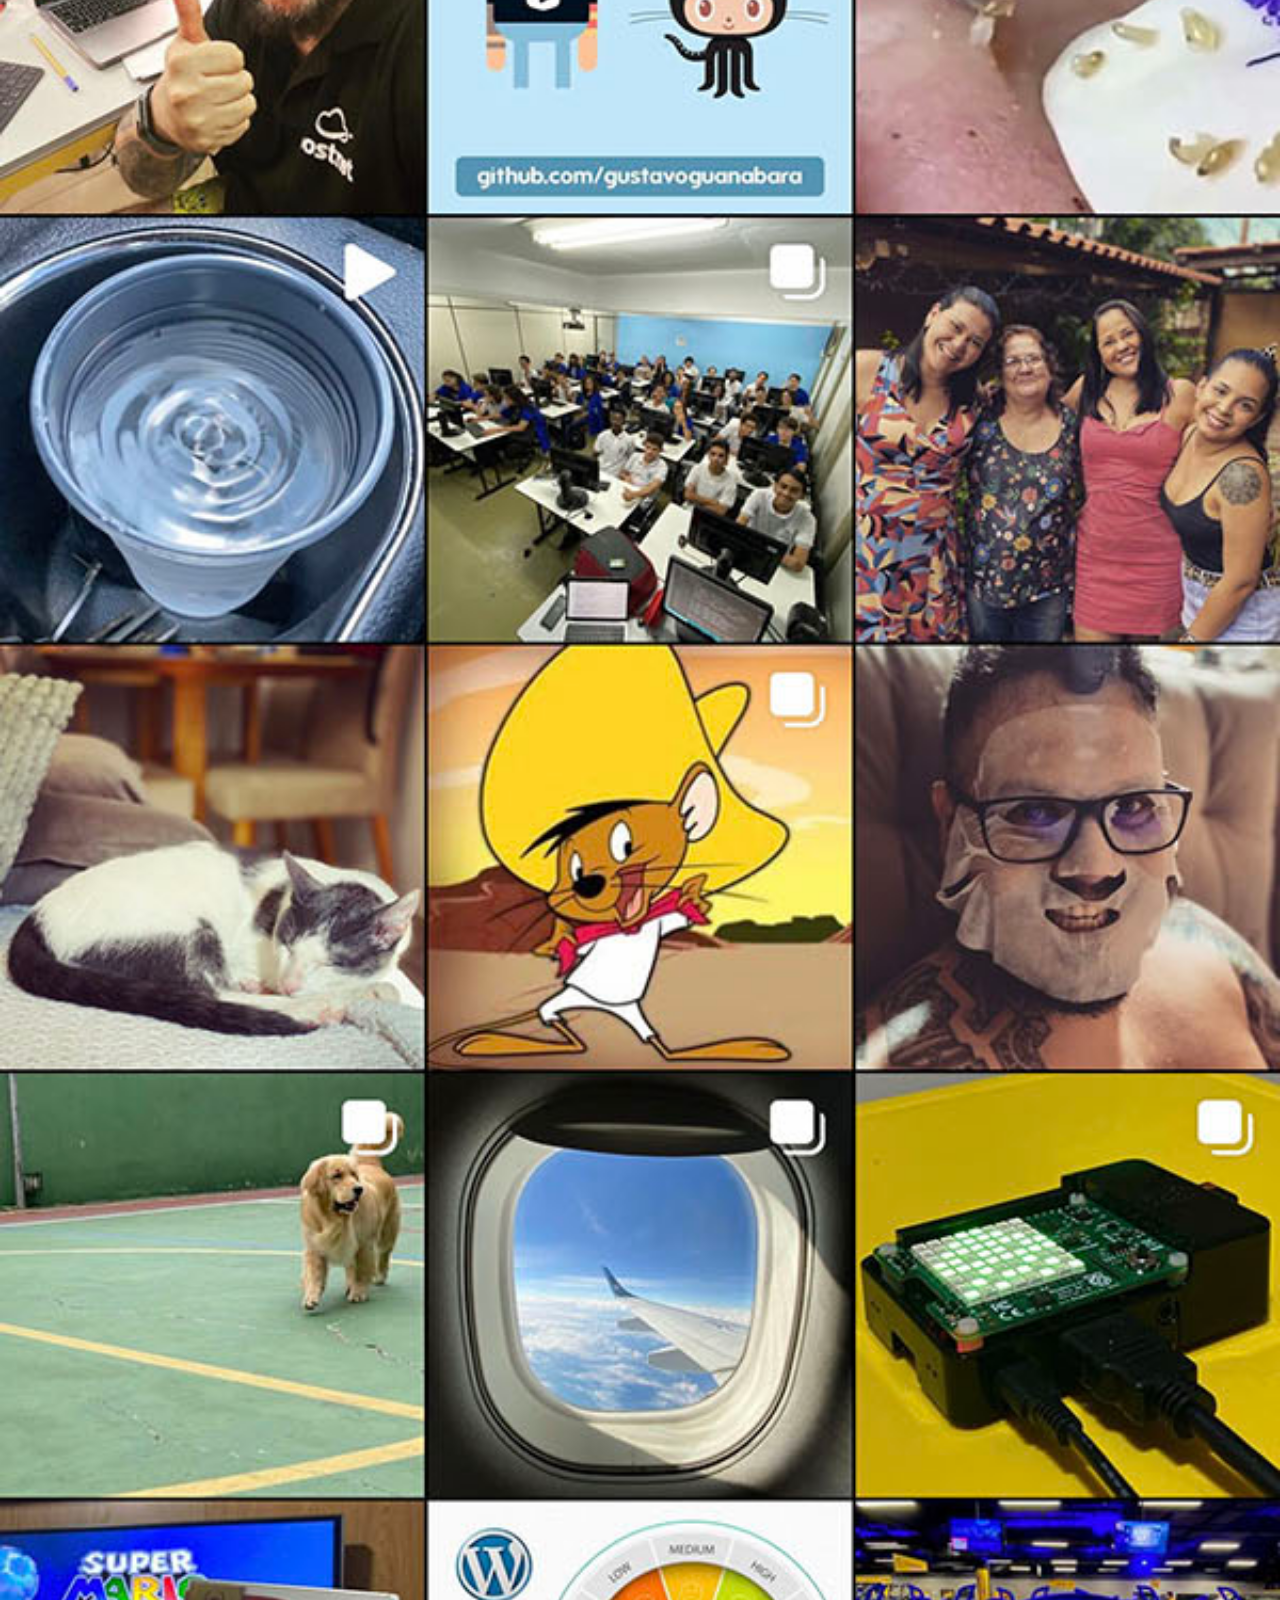
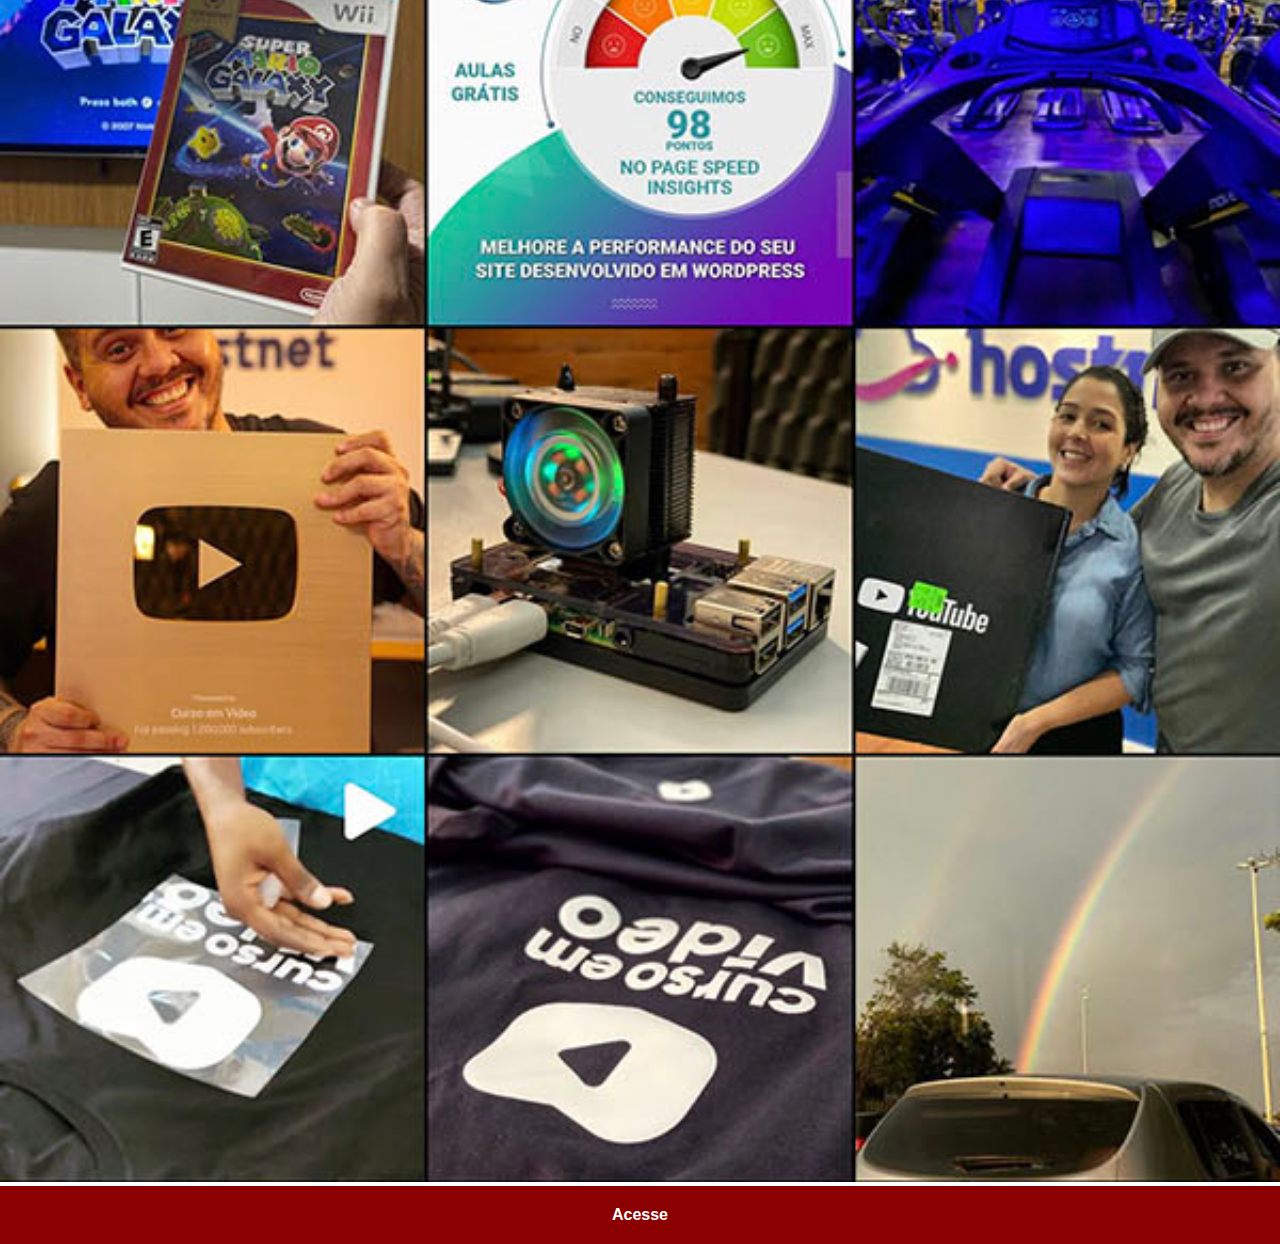
<file: instagram.html>
<!DOCTYPE html>
<html lang="pt-br">
<head>
    <meta charset="UTF-8">
    <meta http-equiv="X-UA-Compatible" content="IE=edge">
    <meta name="viewport" content="width=device-width, initial-scale=1.0">
    <title>Instagram</title>
    <link rel="stylesheet" href="estilo/social.css">
</head>
<body>
    <img src="imagens/tela-instagram.jpg" alt="">
    <a href="https://www.instagram.com" target="_blank">Acesse</a>
    
</body>
</html>
</file>
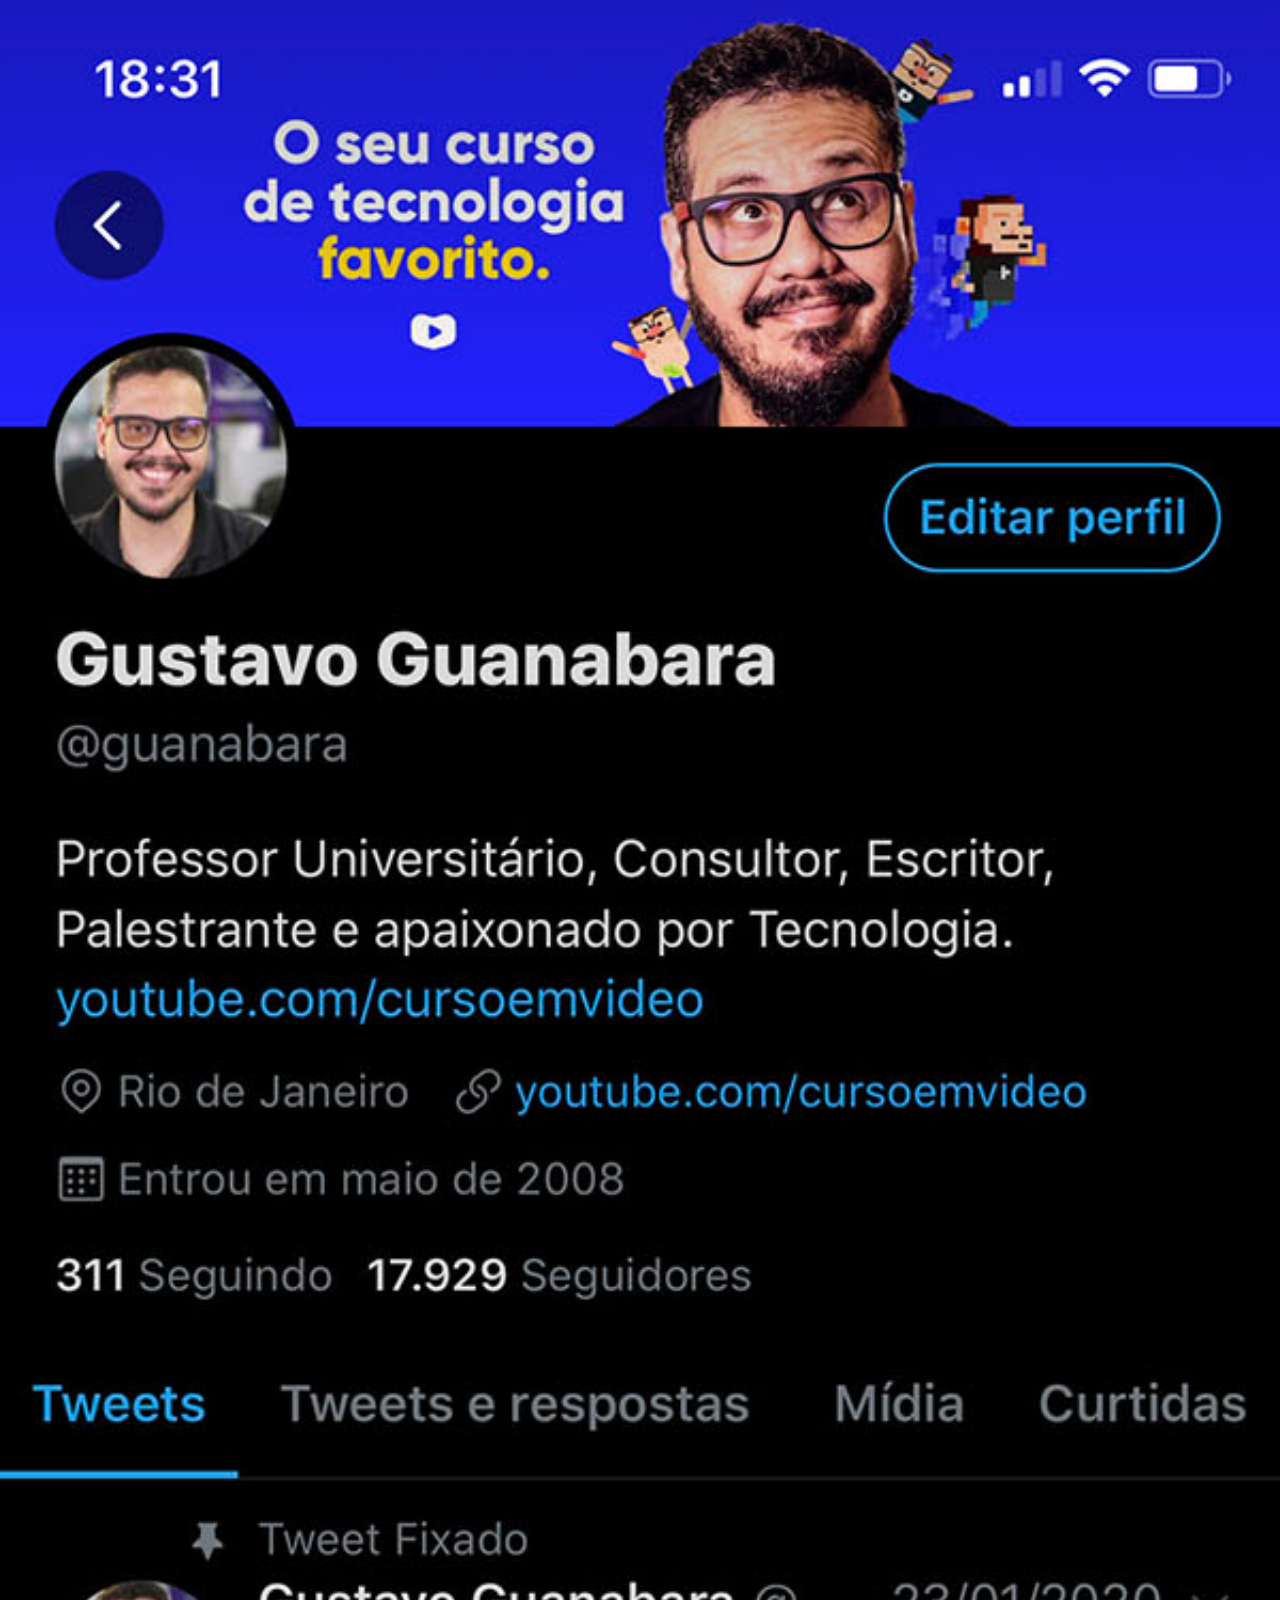
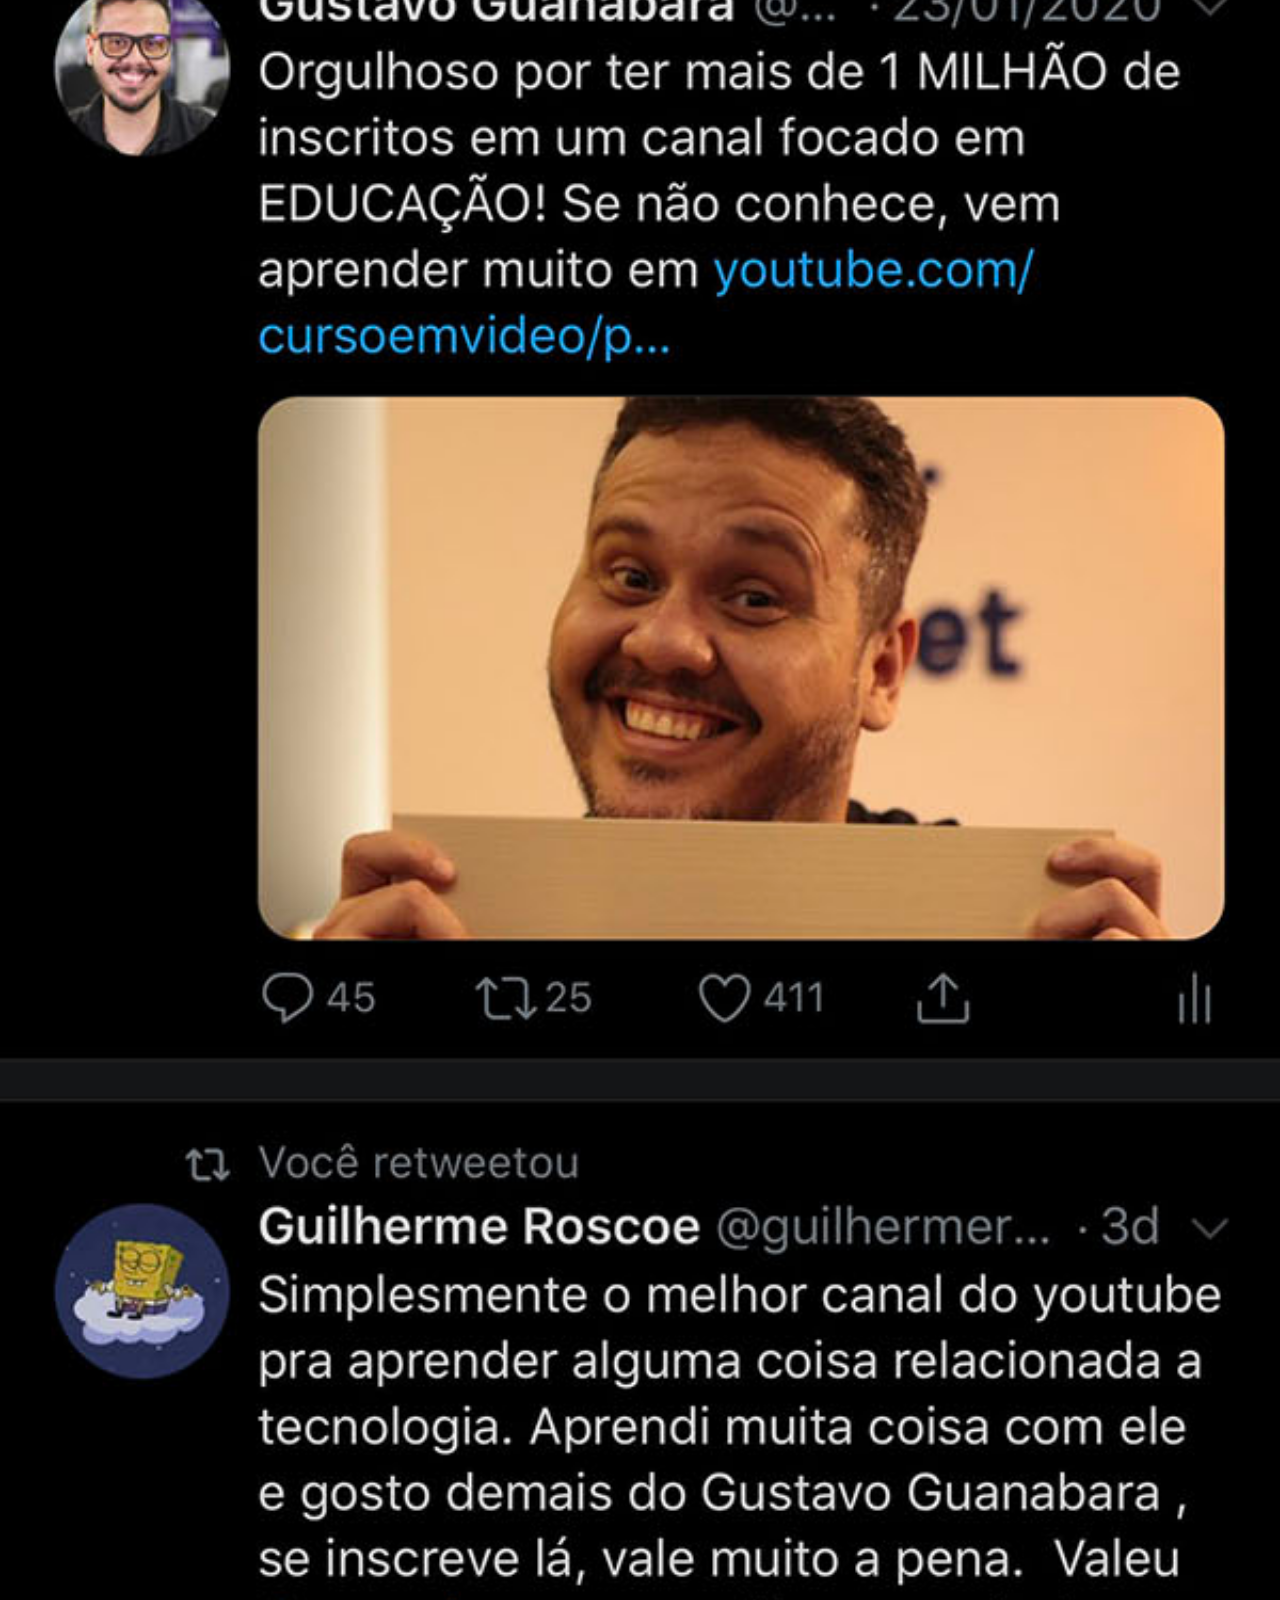
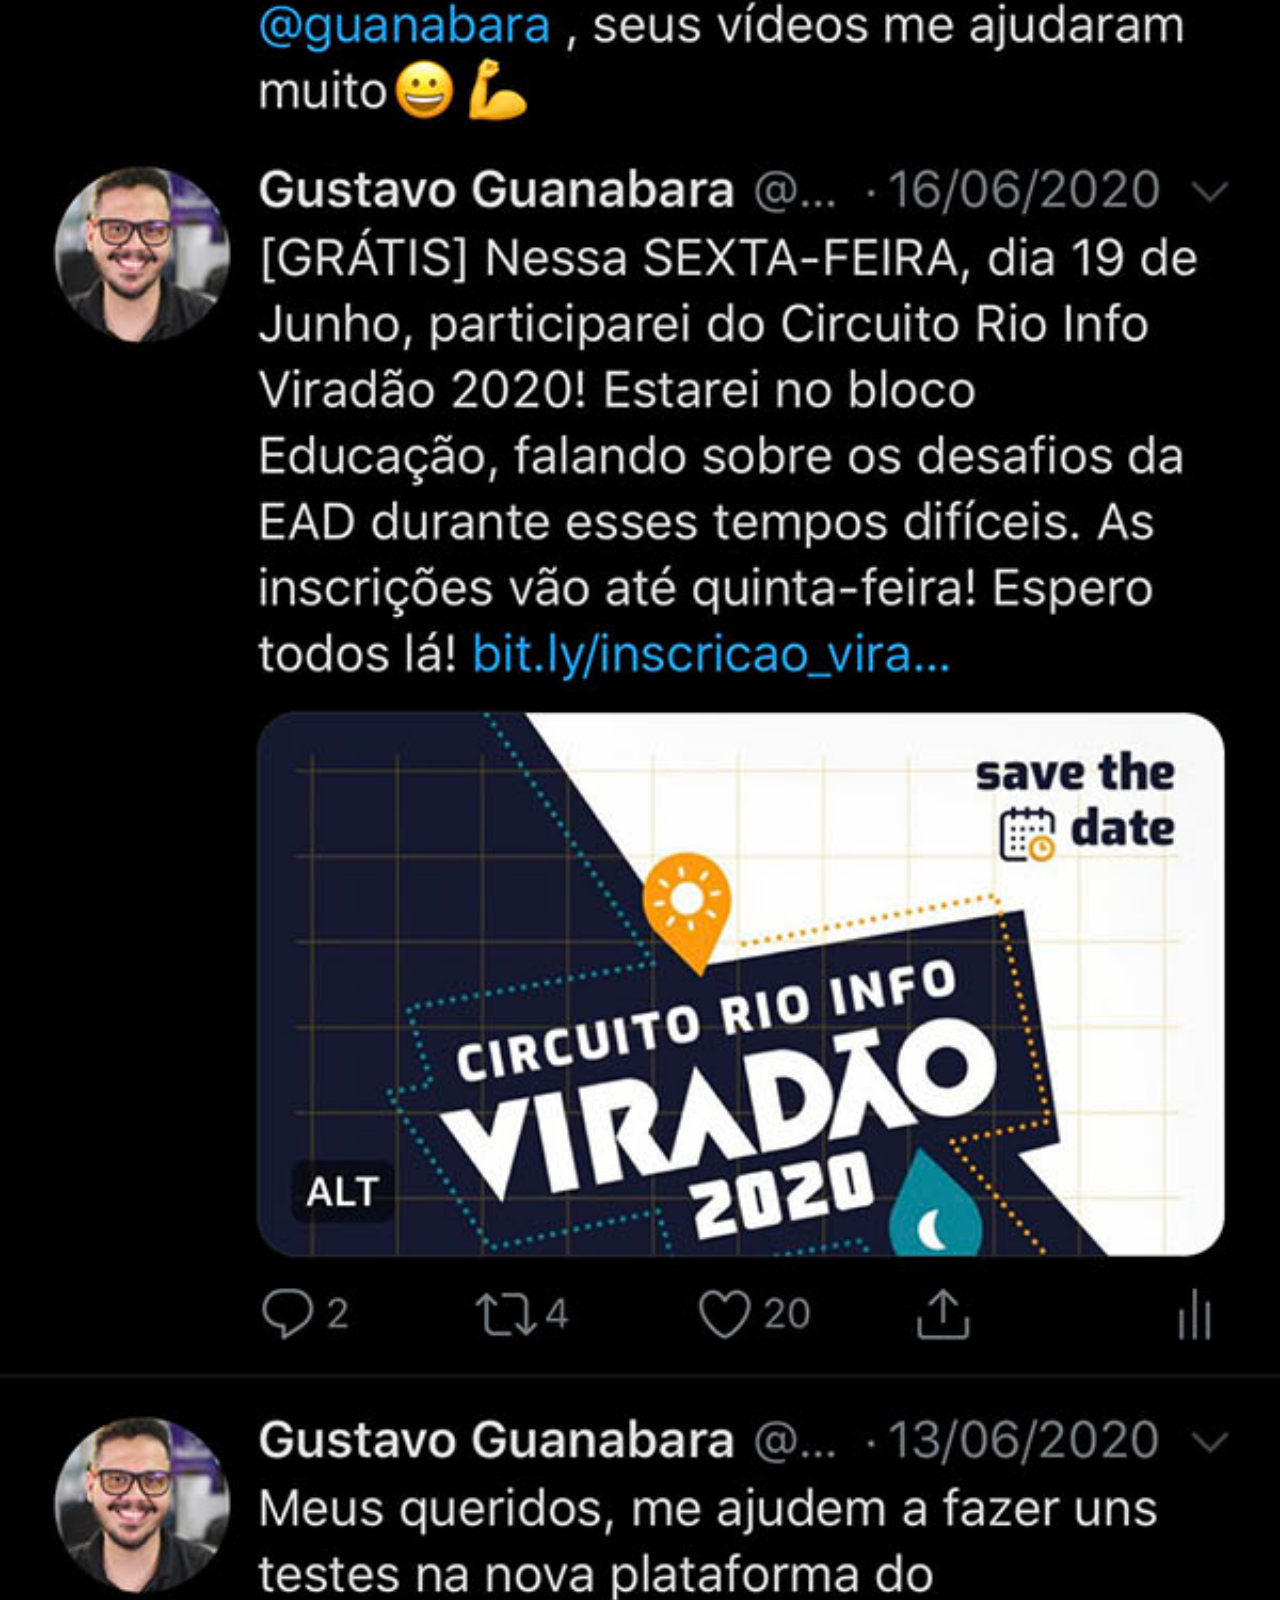
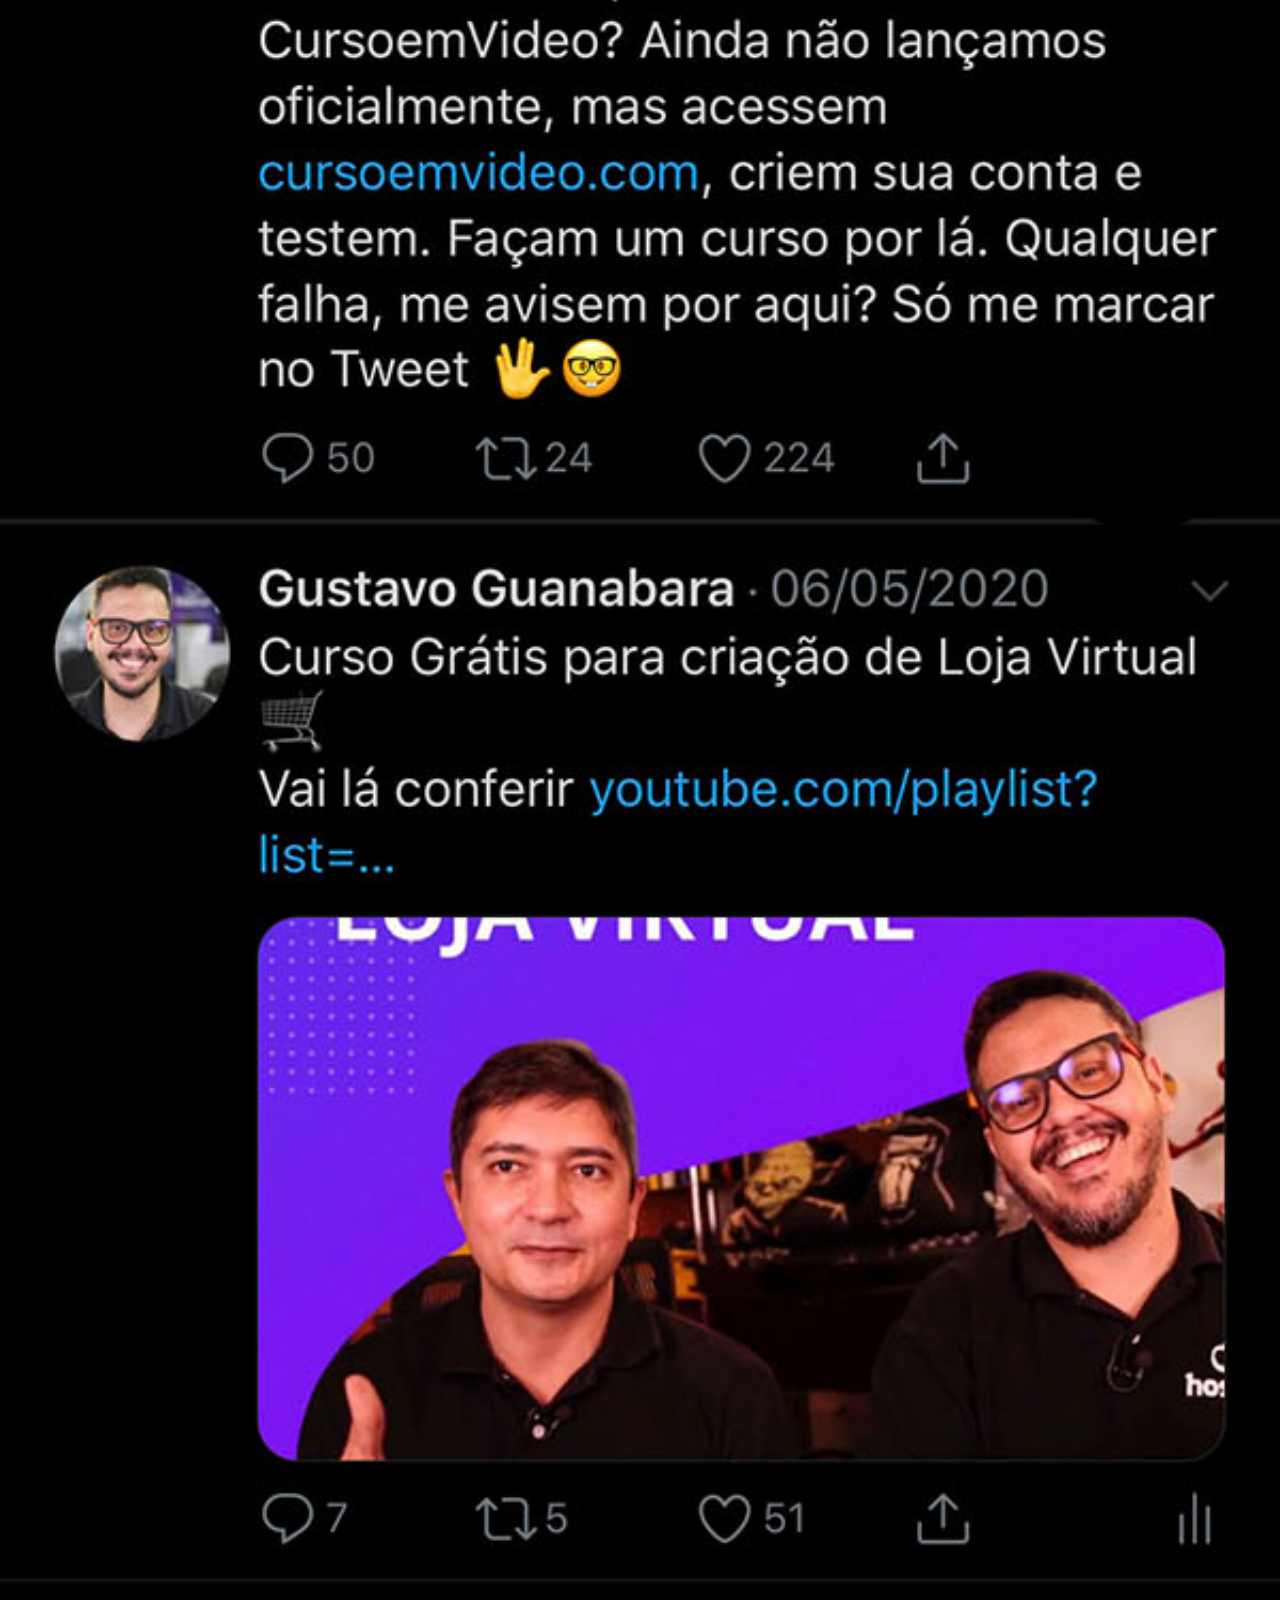
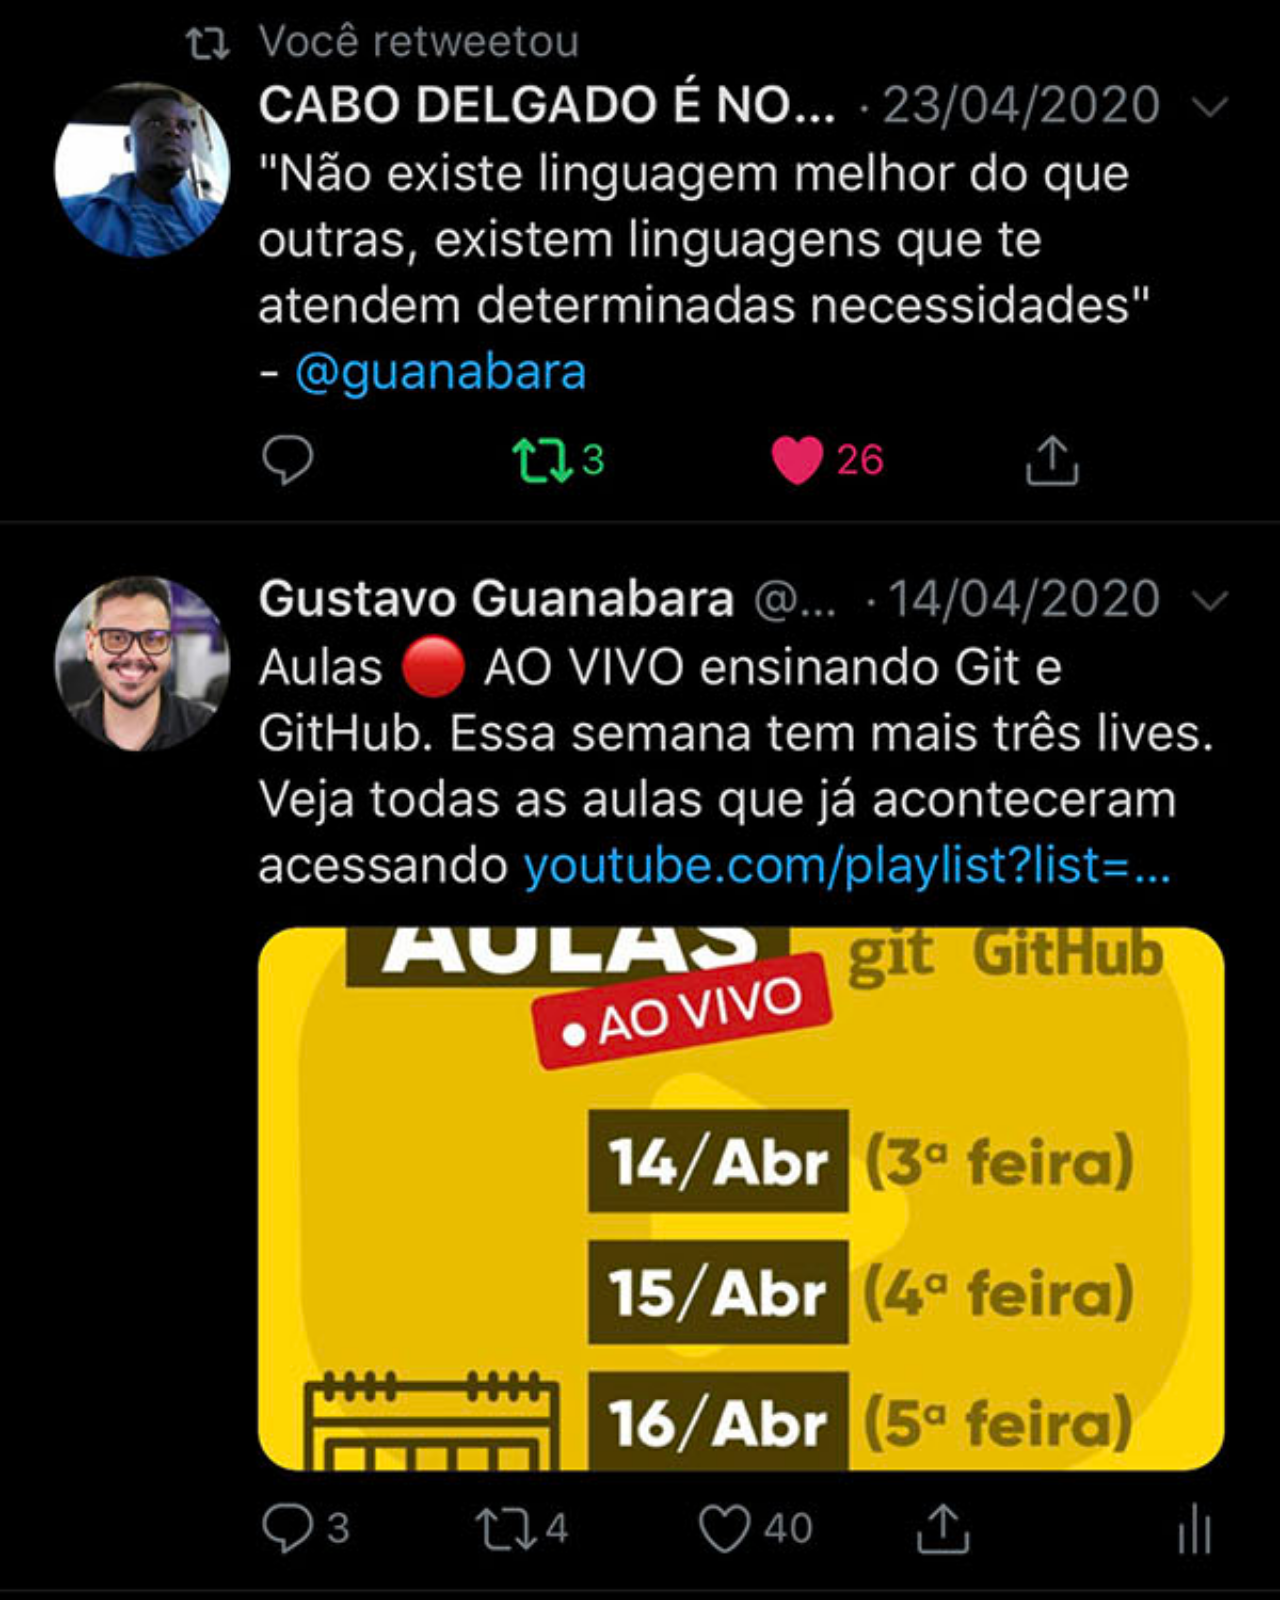
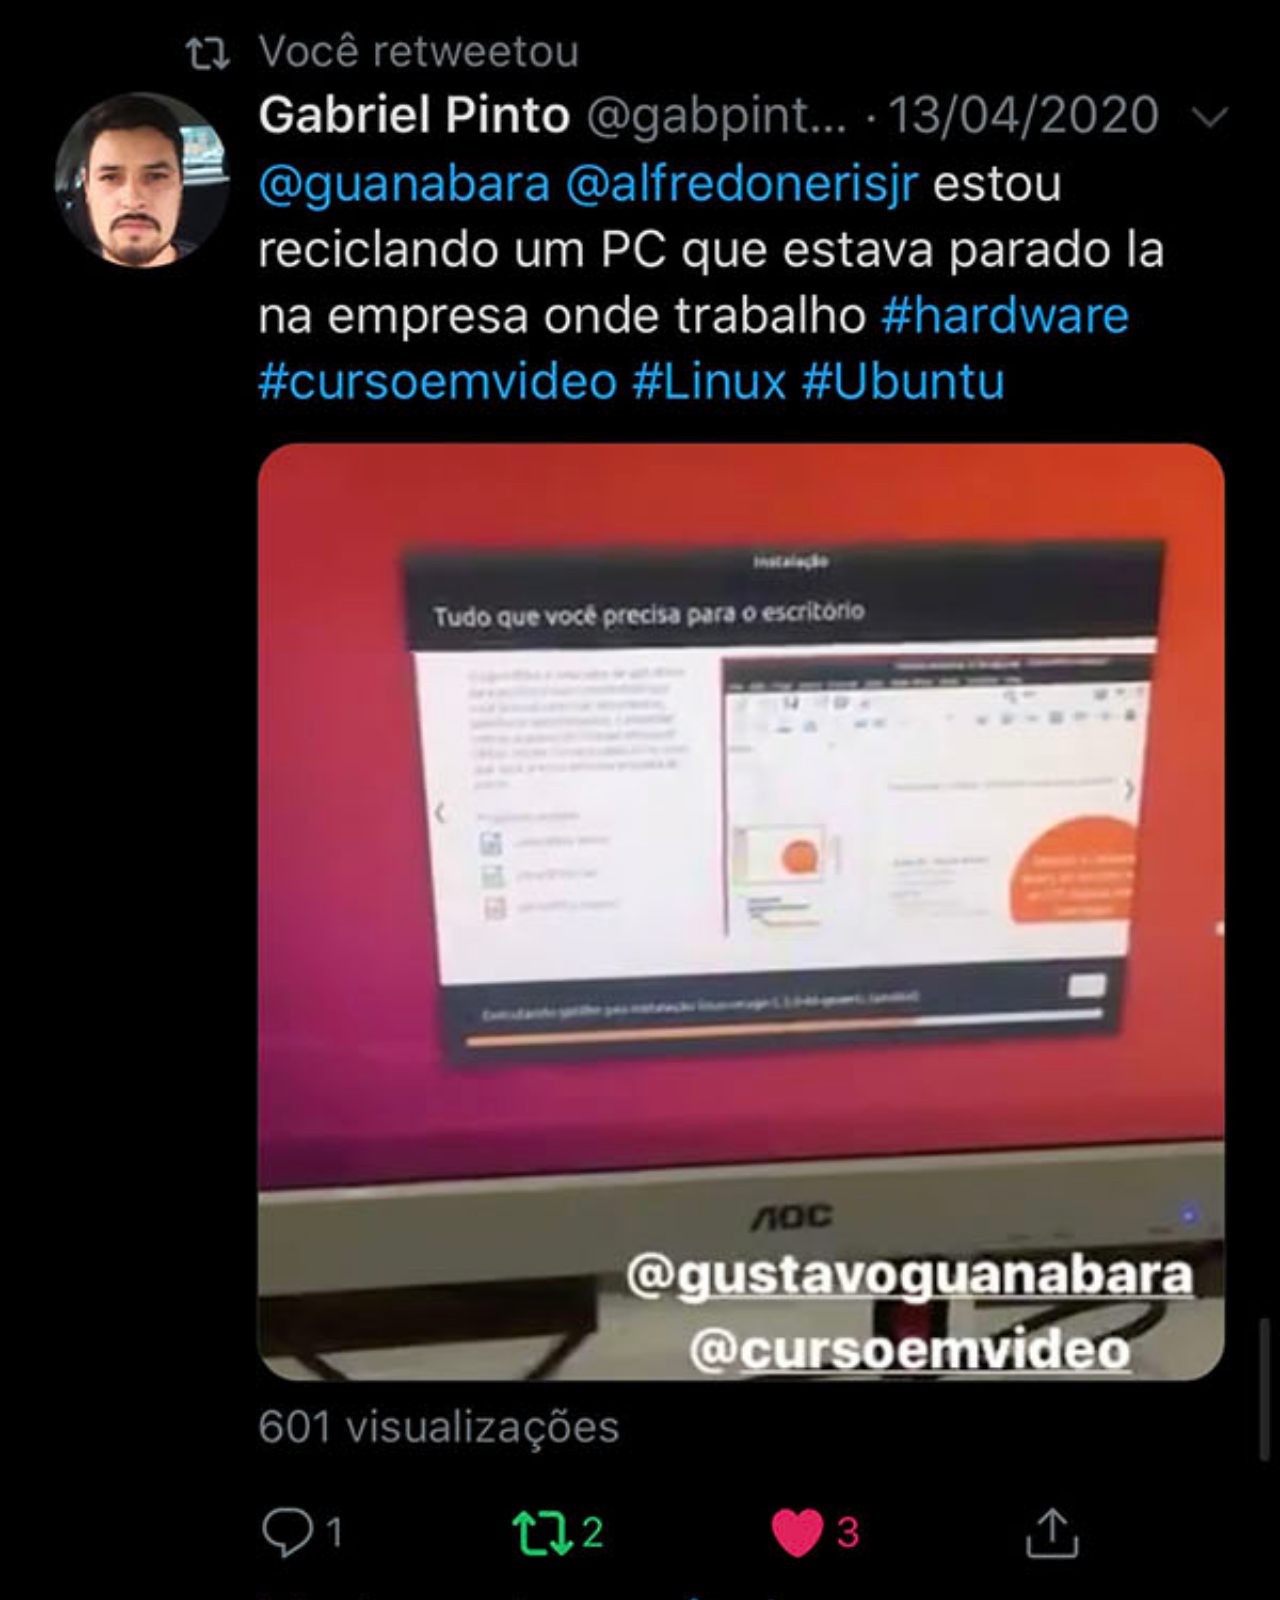
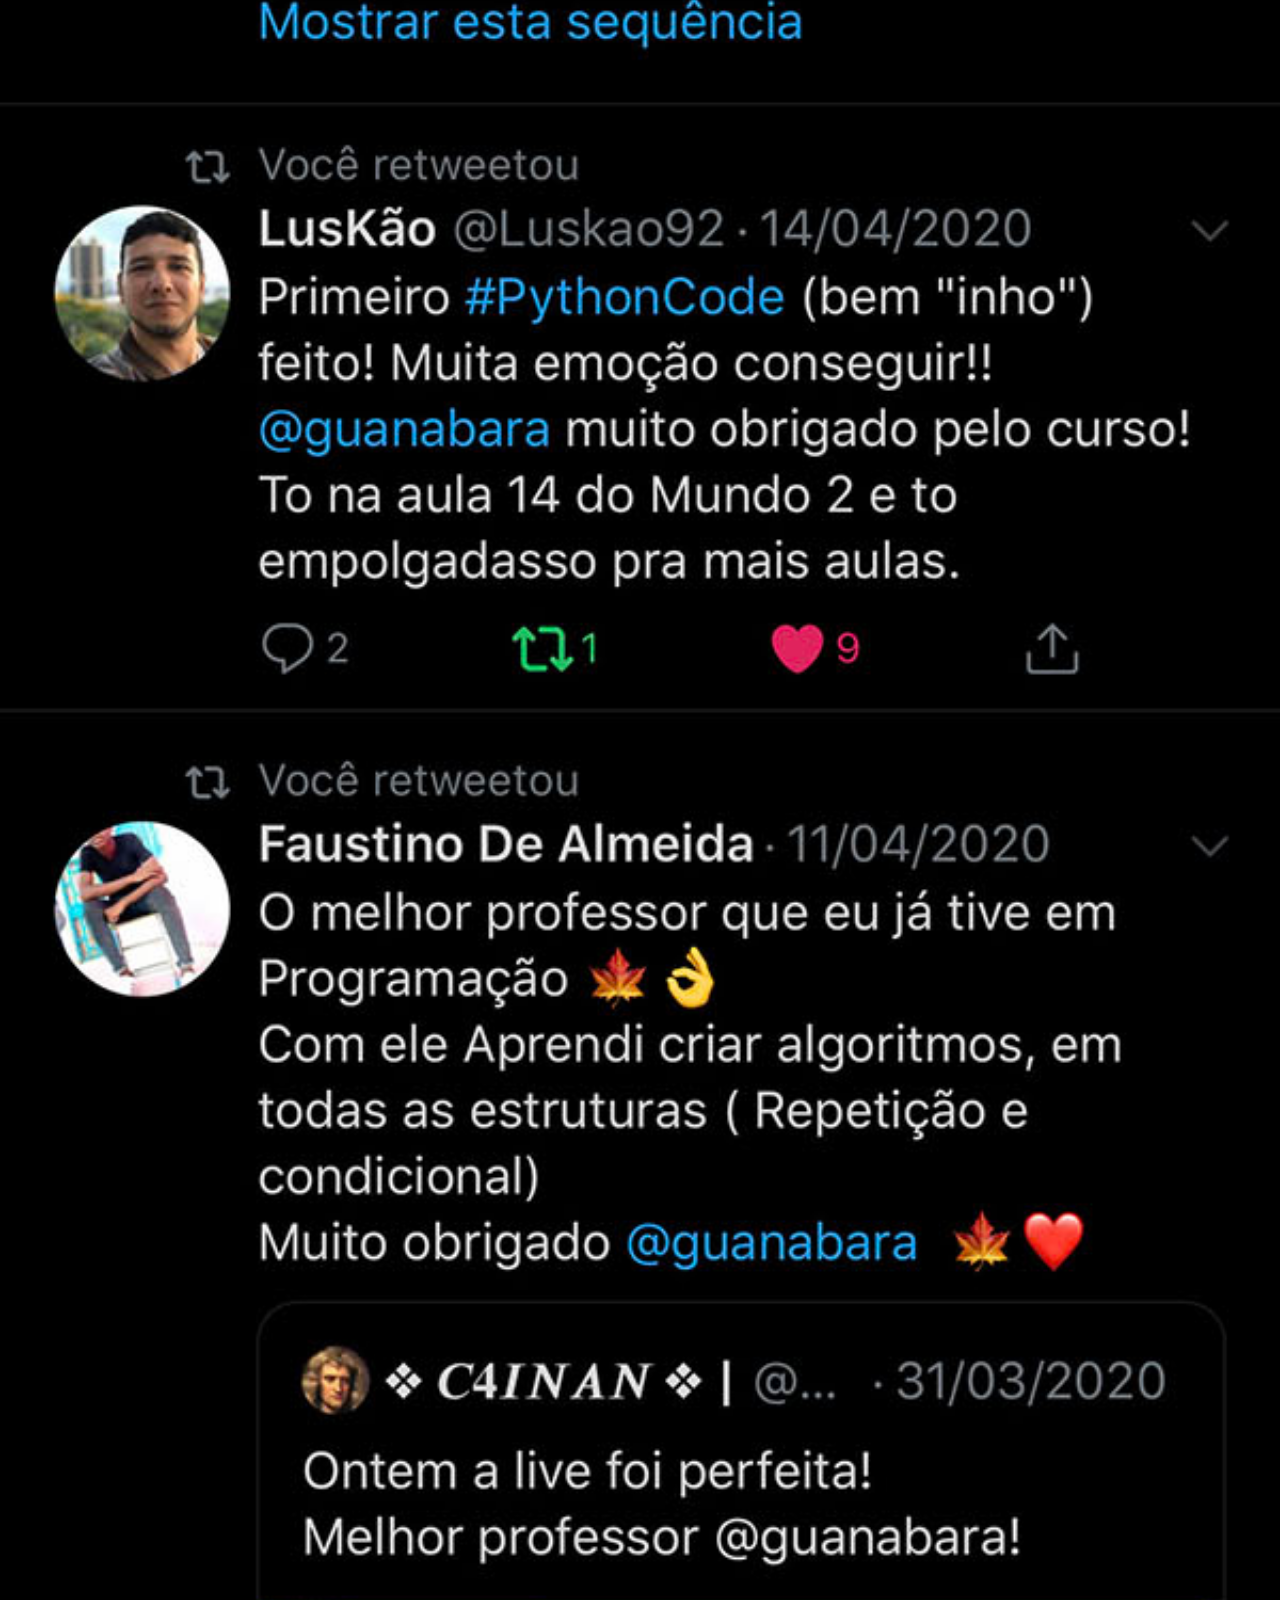
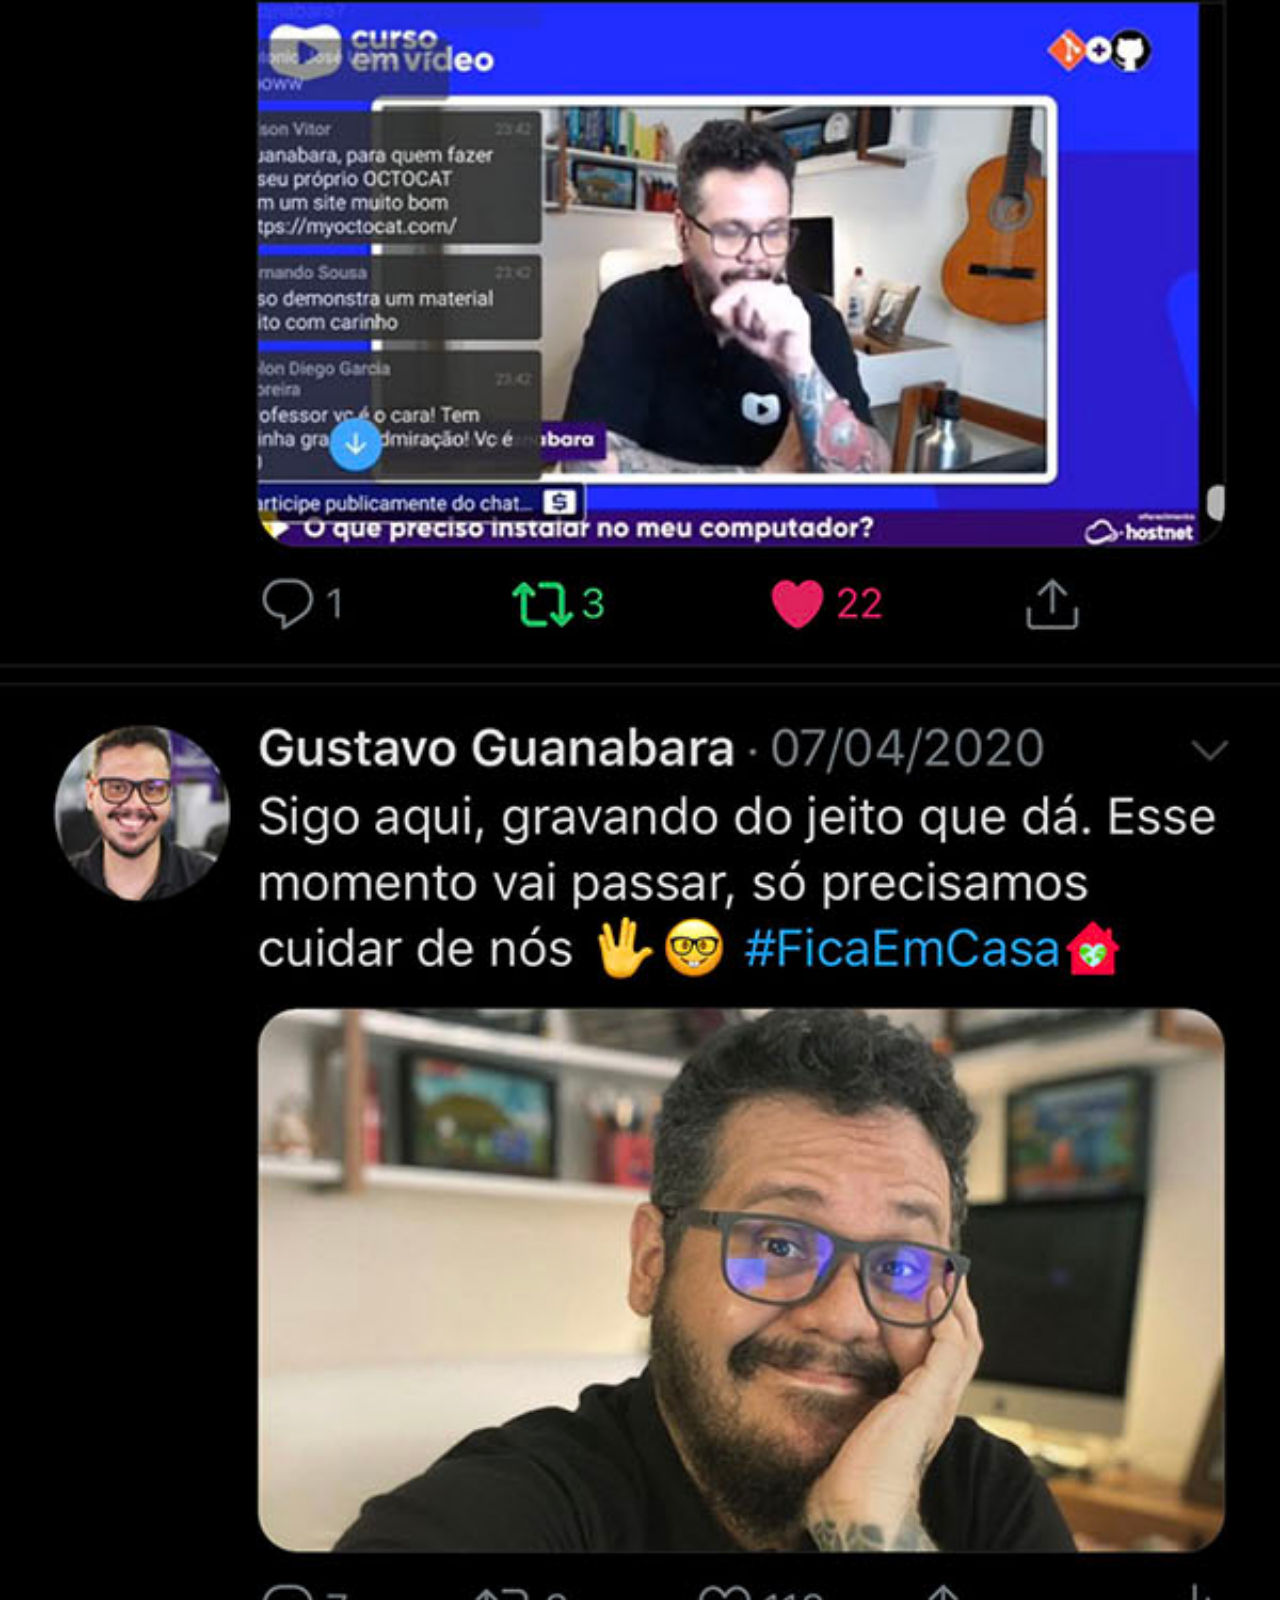
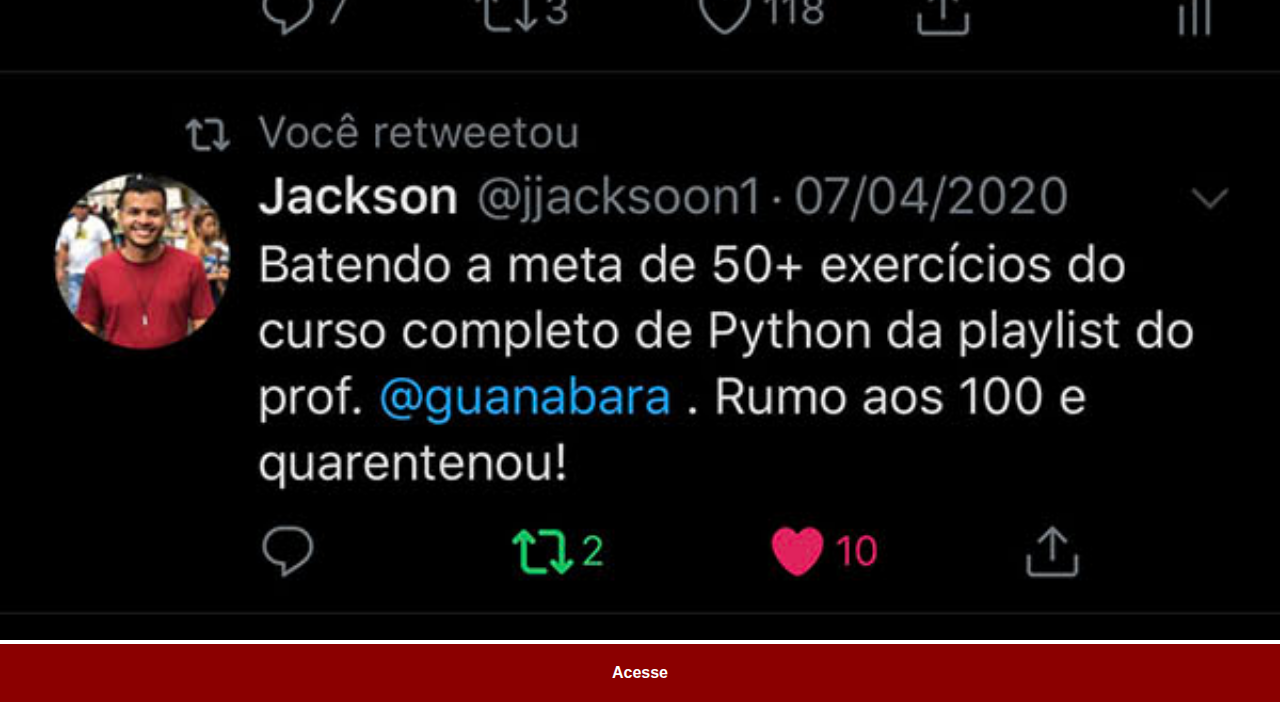
<file: twitter.html>
<!DOCTYPE html>
<html lang="pt-br">
<head>
    <meta charset="UTF-8">
    <meta http-equiv="X-UA-Compatible" content="IE=edge">
    <meta name="viewport" content="width=device-width, initial-scale=1.0">
    <title>Twitter</title>
    <link rel="stylesheet" href="estilo/social.css">
</head>
<body>
    <img src="imagens/tela-twitter.jpg" alt="">
    <a href="https://www.twitter.com" target="_blank">Acesse</a>
    
</body>
</html>
</file>
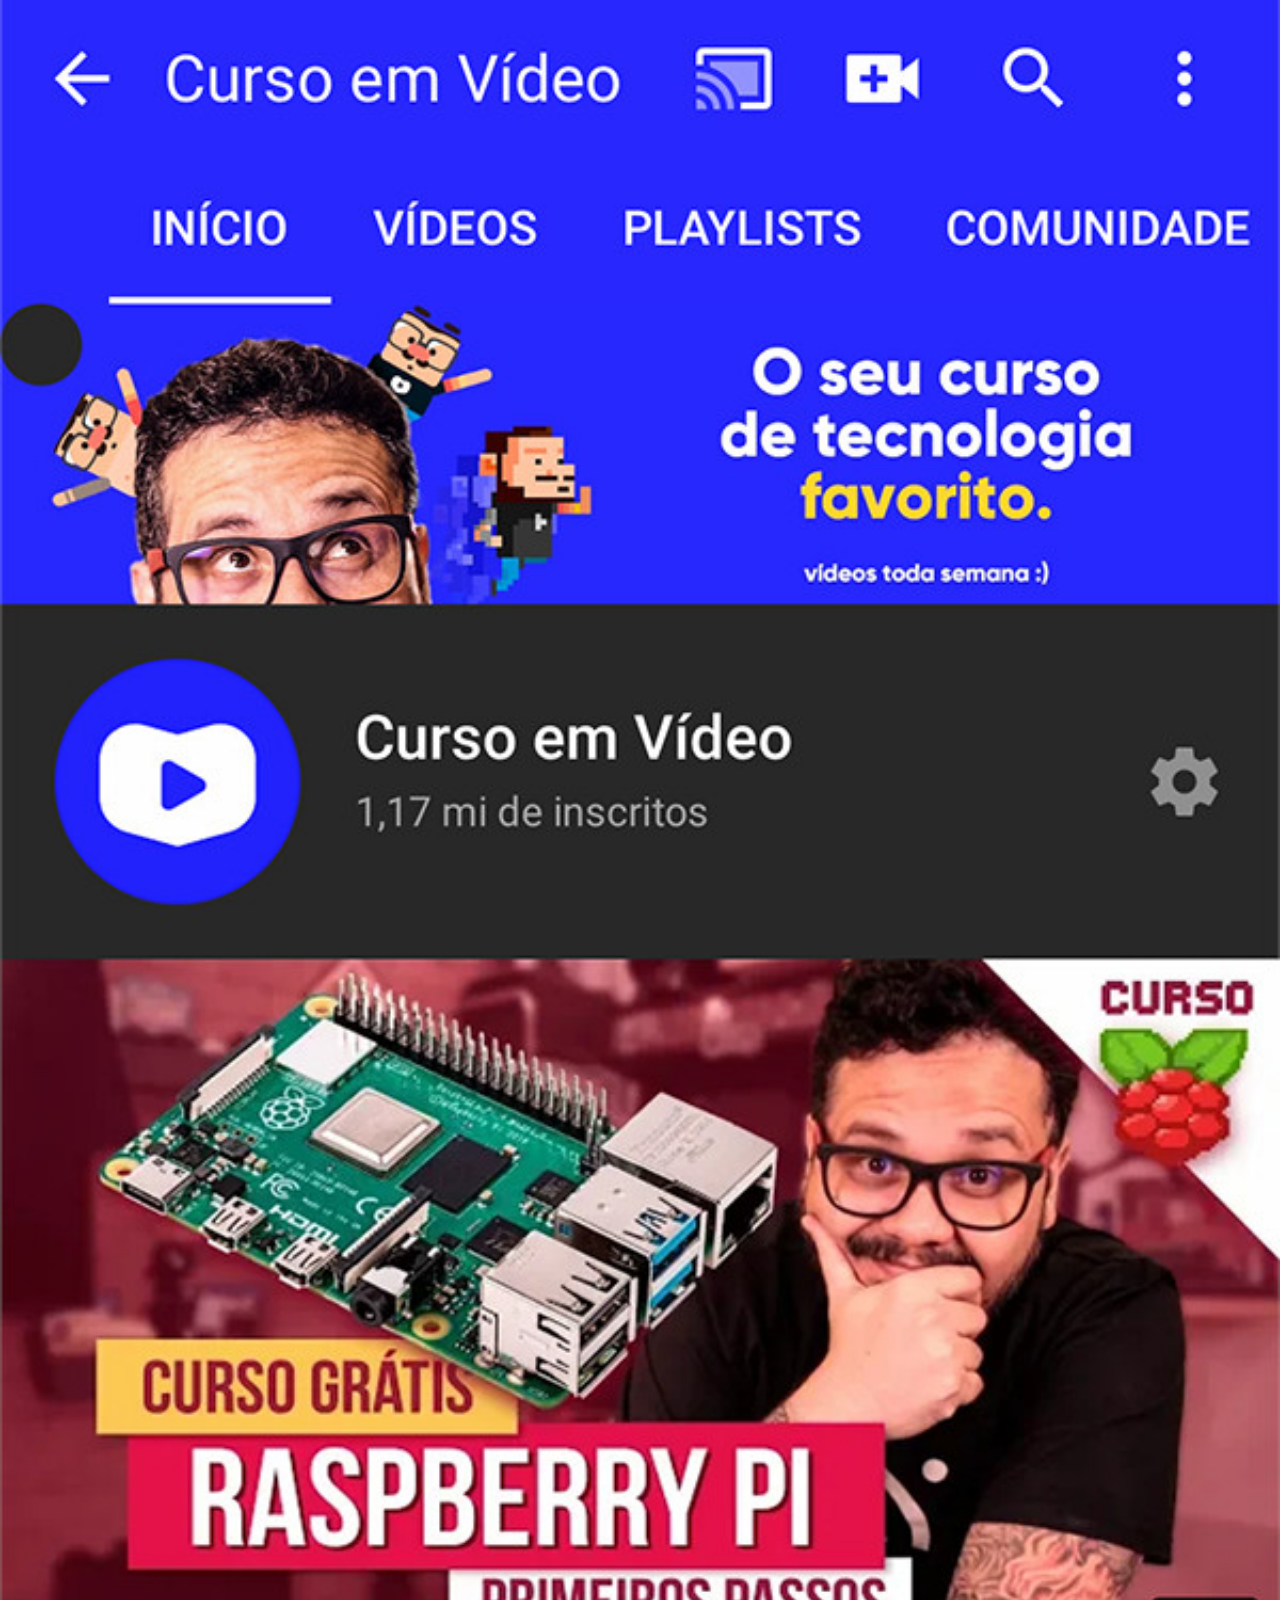
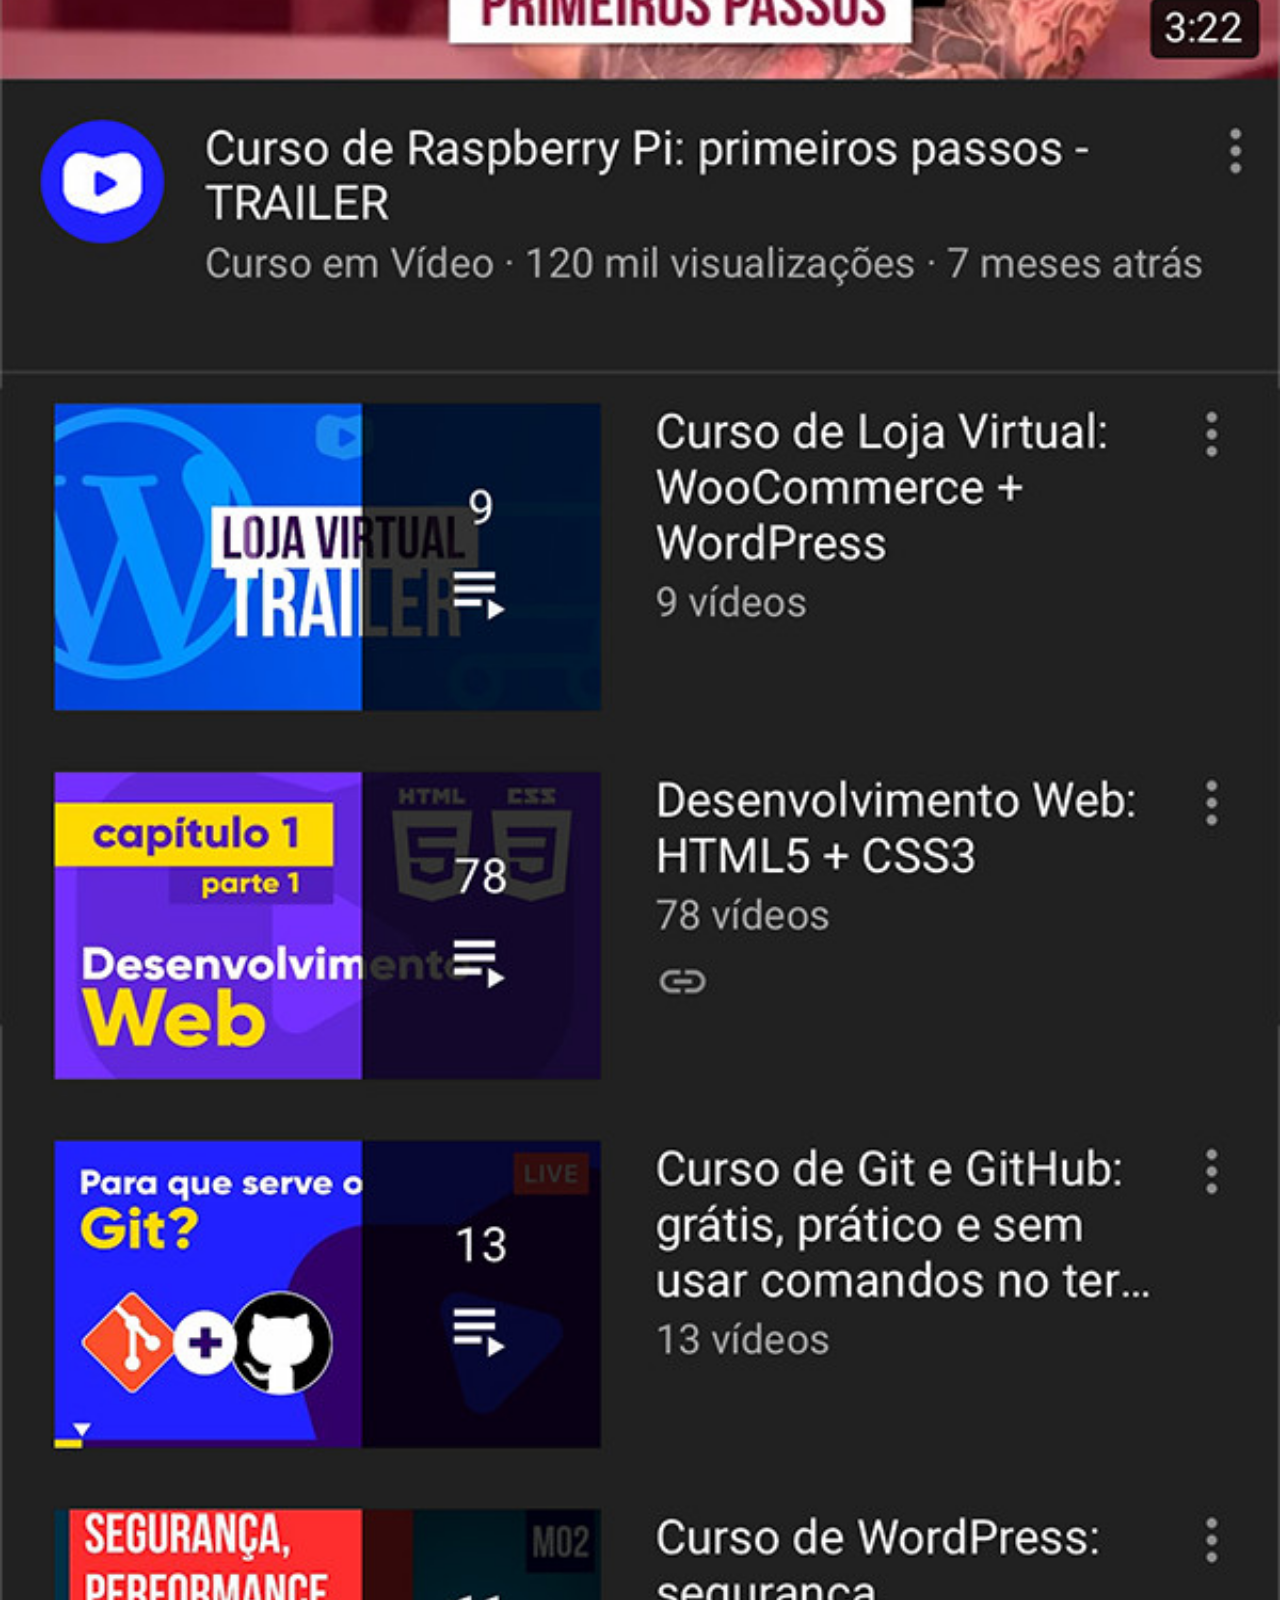
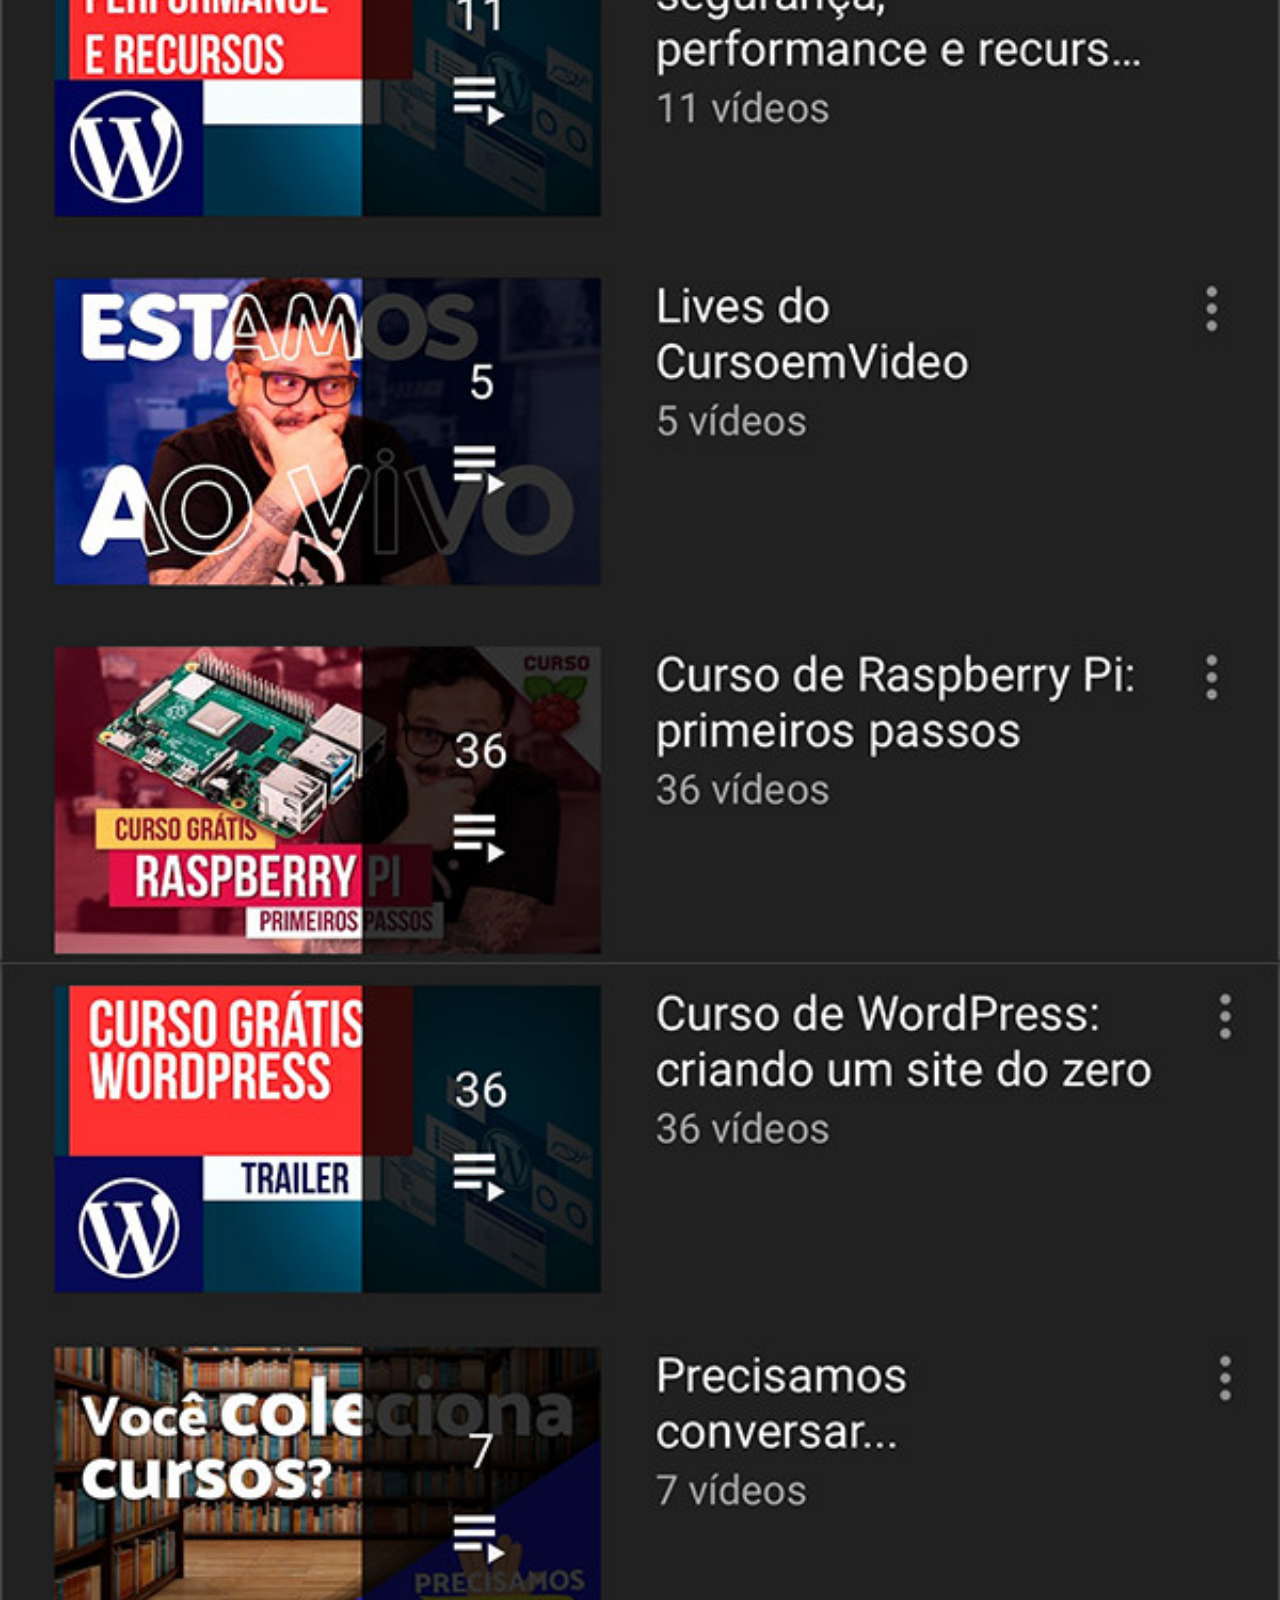
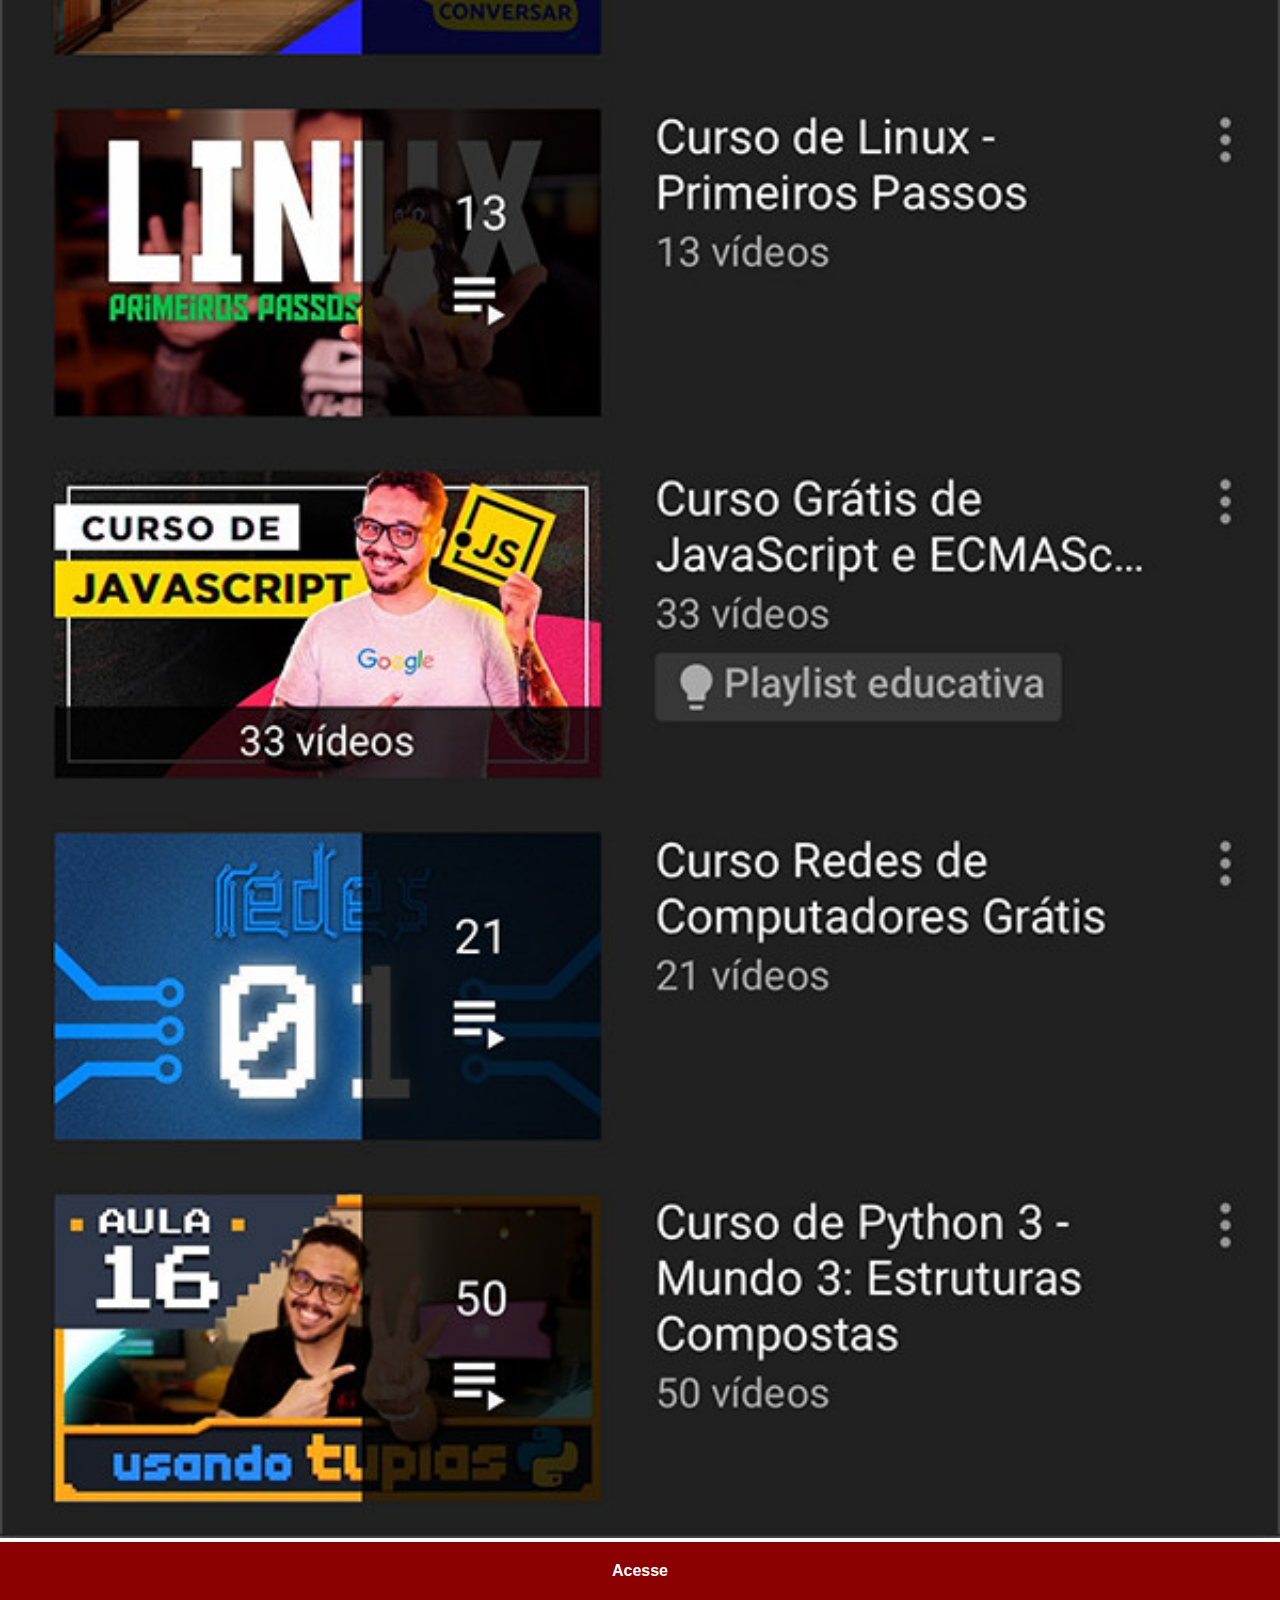
<file: youtube.html>
<!DOCTYPE html>
<html lang="pt-br">
<head>
    <meta charset="UTF-8">
    <meta http-equiv="X-UA-Compatible" content="IE=edge">
    <meta name="viewport" content="width=device-width, initial-scale=1.0">
    <title>Youtube</title>
    <link rel="stylesheet" href="estilo/social.css">
</head>
<body>
    <img src="imagens/tela-youtube.jpg" alt="">
    <a href="https://www.youtube.com" target="_blank">Acesse</a>
    
</body>
</html>
</file>
<file: estilo/style.css>
@charset "UTF-8";

*{
    margin: 0px;
    padding: 0px;
    font-family: Arial, Helvetica, sans-serif;
}

html, body{
    height: 100vh;
    width: 100vw;
    background-color: black;
}
body{
    background-image: url(../imagens/fundo-madeira.jpg);
    background-position: center;
    background-size: cover;
    background-attachment: fixed;
}

main{
    height: 100vh;
    position: relative;
   
}

section#telefone{
    height: 627px;
    width: 311px;
    background:url(../imagens/frame-iphone.png) no-repeat;
    position: absolute;
    top:50%;
    left: 50%;
    transform: translate(-50%, -50%);
}

iframe#tela{
    position: relative;
    top: 80px;
    left: 22px;
    width: 267px;
    height: 471px;
}

section#rsociais img{
    width: 50px;
    margin: 10px;
    border-radius: 50%;
    box-shadow: 1px 2px 5px rgba(0, 0, 0, 0.247);
    box-sizing: border-box;

}

section#rsociais img:hover{
    border: 2px solid rgba(211, 211, 211, 0.473);
    transform: translate(-2px, -2px);
    box-shadow: 5px 5px 10px rgba(0, 0, 0, 0.315);
    transition: transform .3s;

}
</file>
<file: estilo/social.css>
@charset "UTF-8";

*{
    margin: 0px;
    padding: 0px;
    font-family: Arial, Helvetica, sans-serif;
}

::-webkit-scrollbar{
    width: 0px;
    height: 0px;
}

img{
    width: 100vw;


}

a{
    display: block;
    background-color: darkred;
    padding: 20px;
    text-align: center;
    font-weight: bolder;
    text-decoration: none;
    color: white;

}
a:hover{
    background-color: red;
}
</file>
